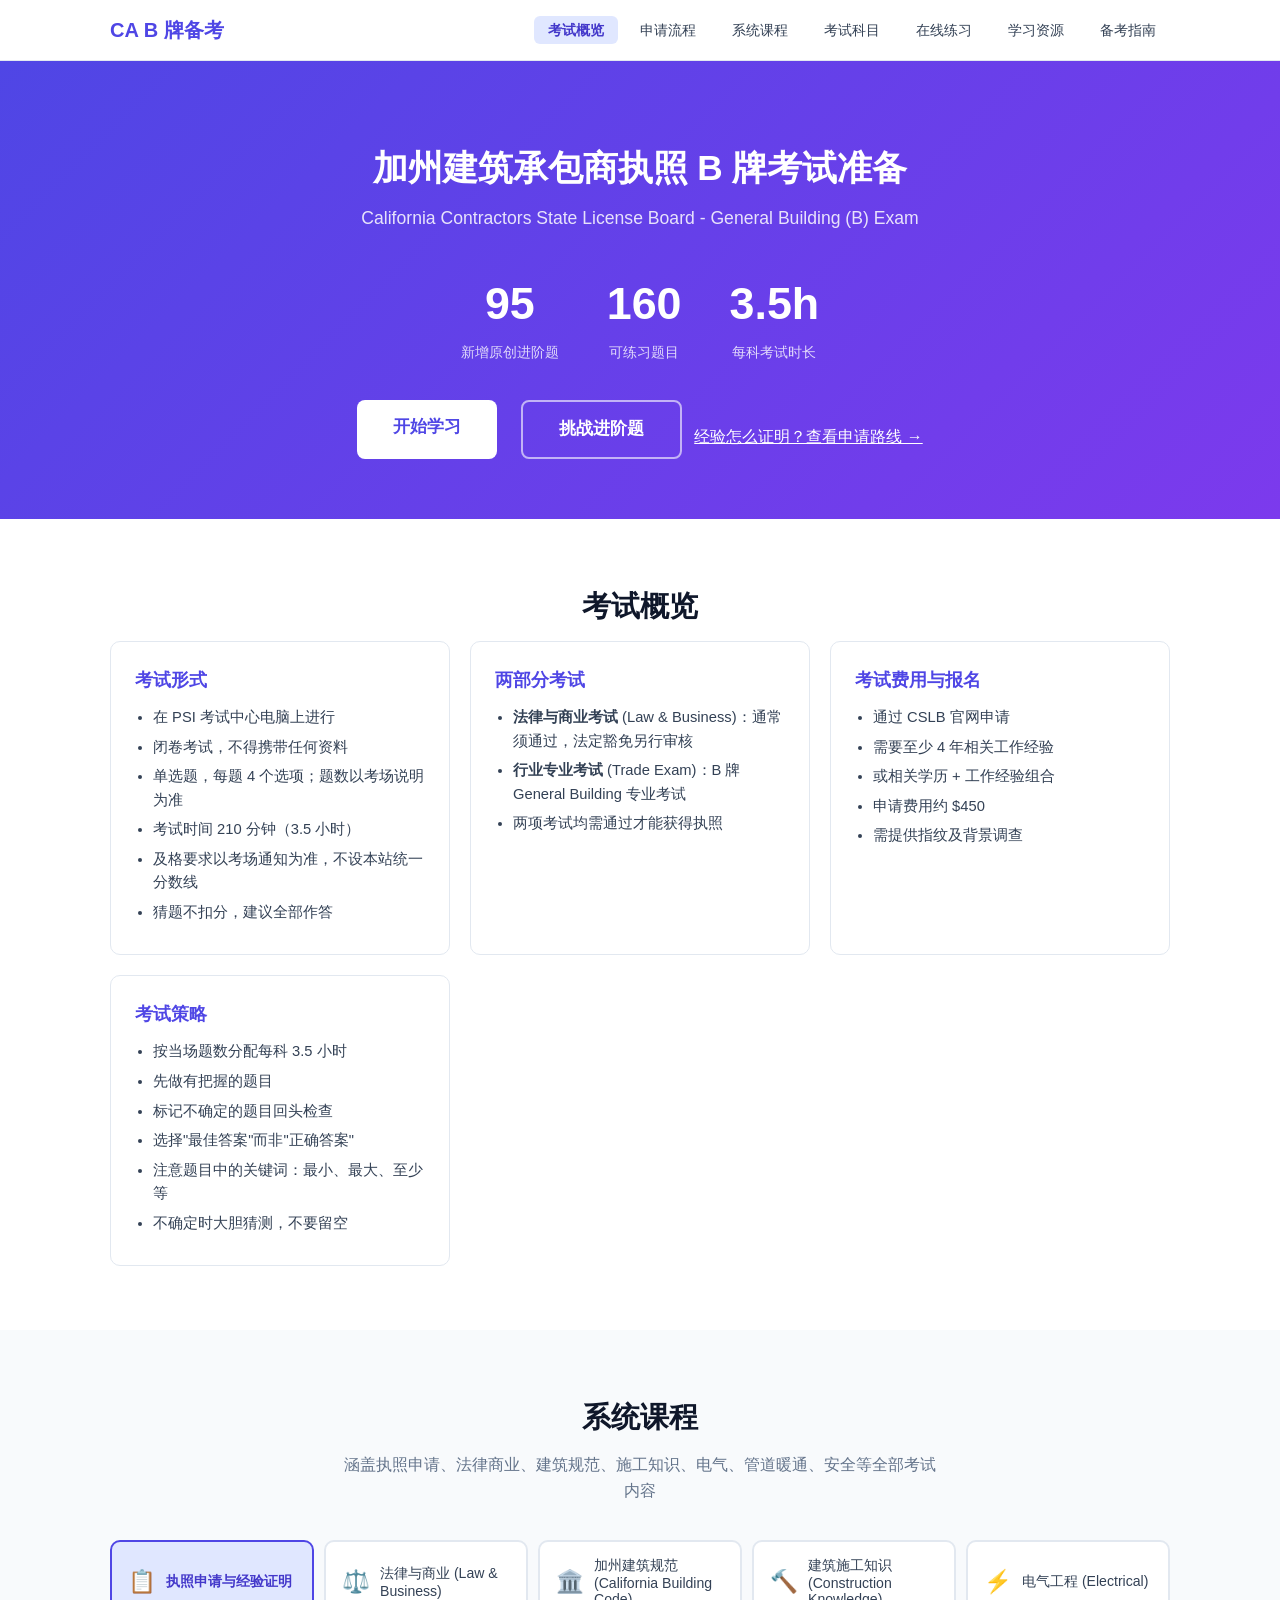
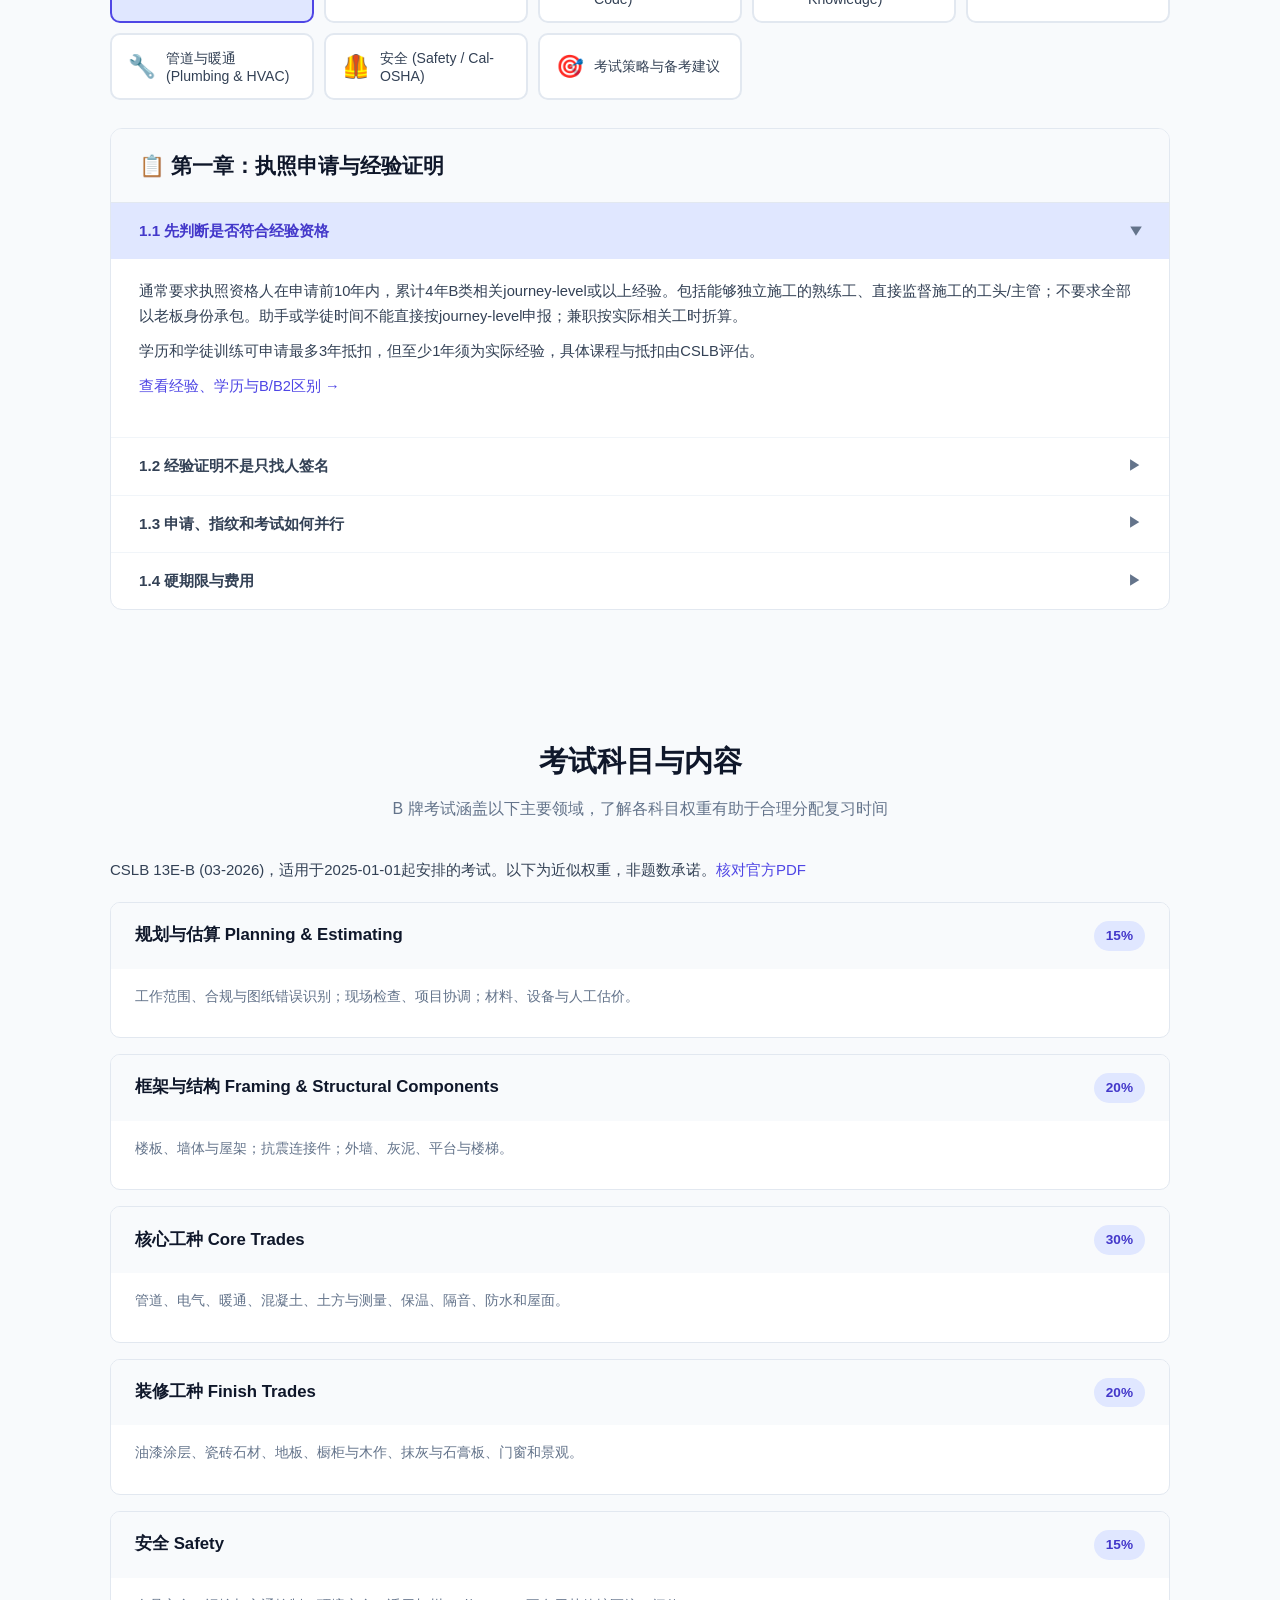
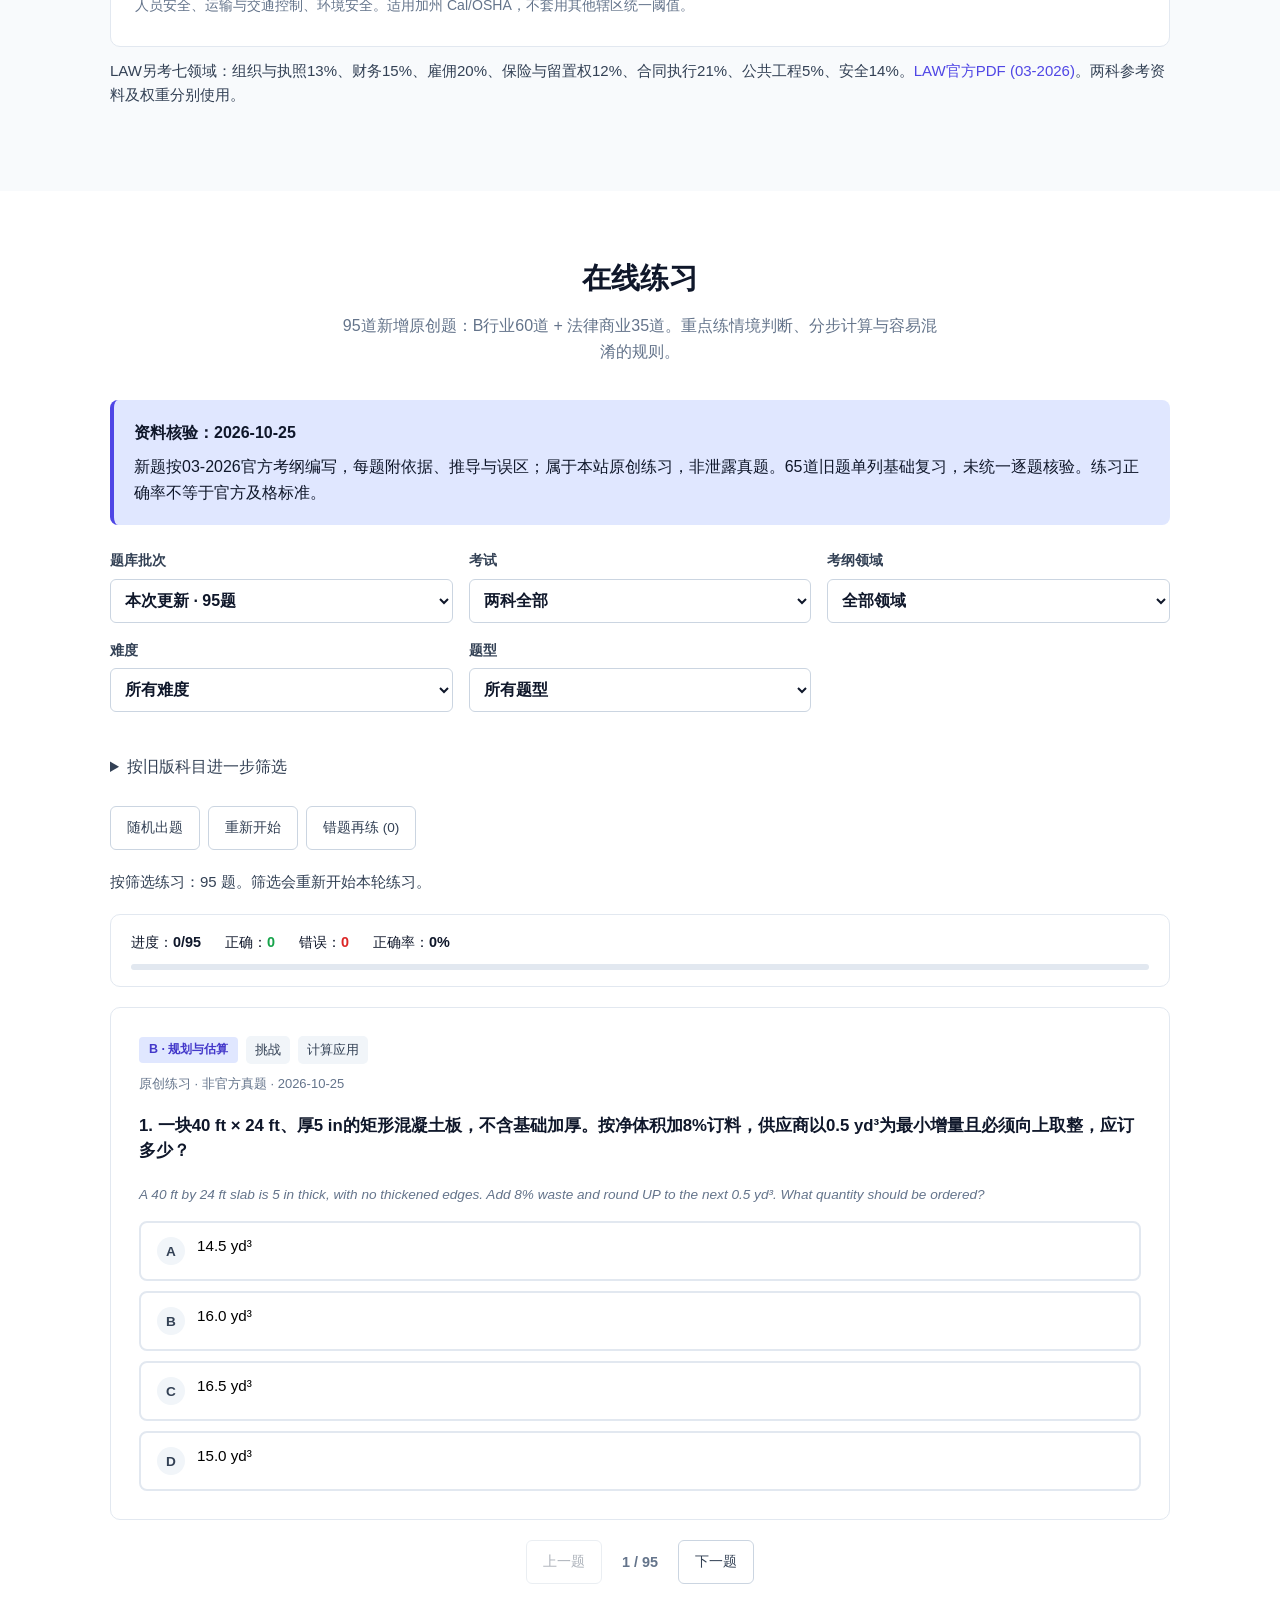
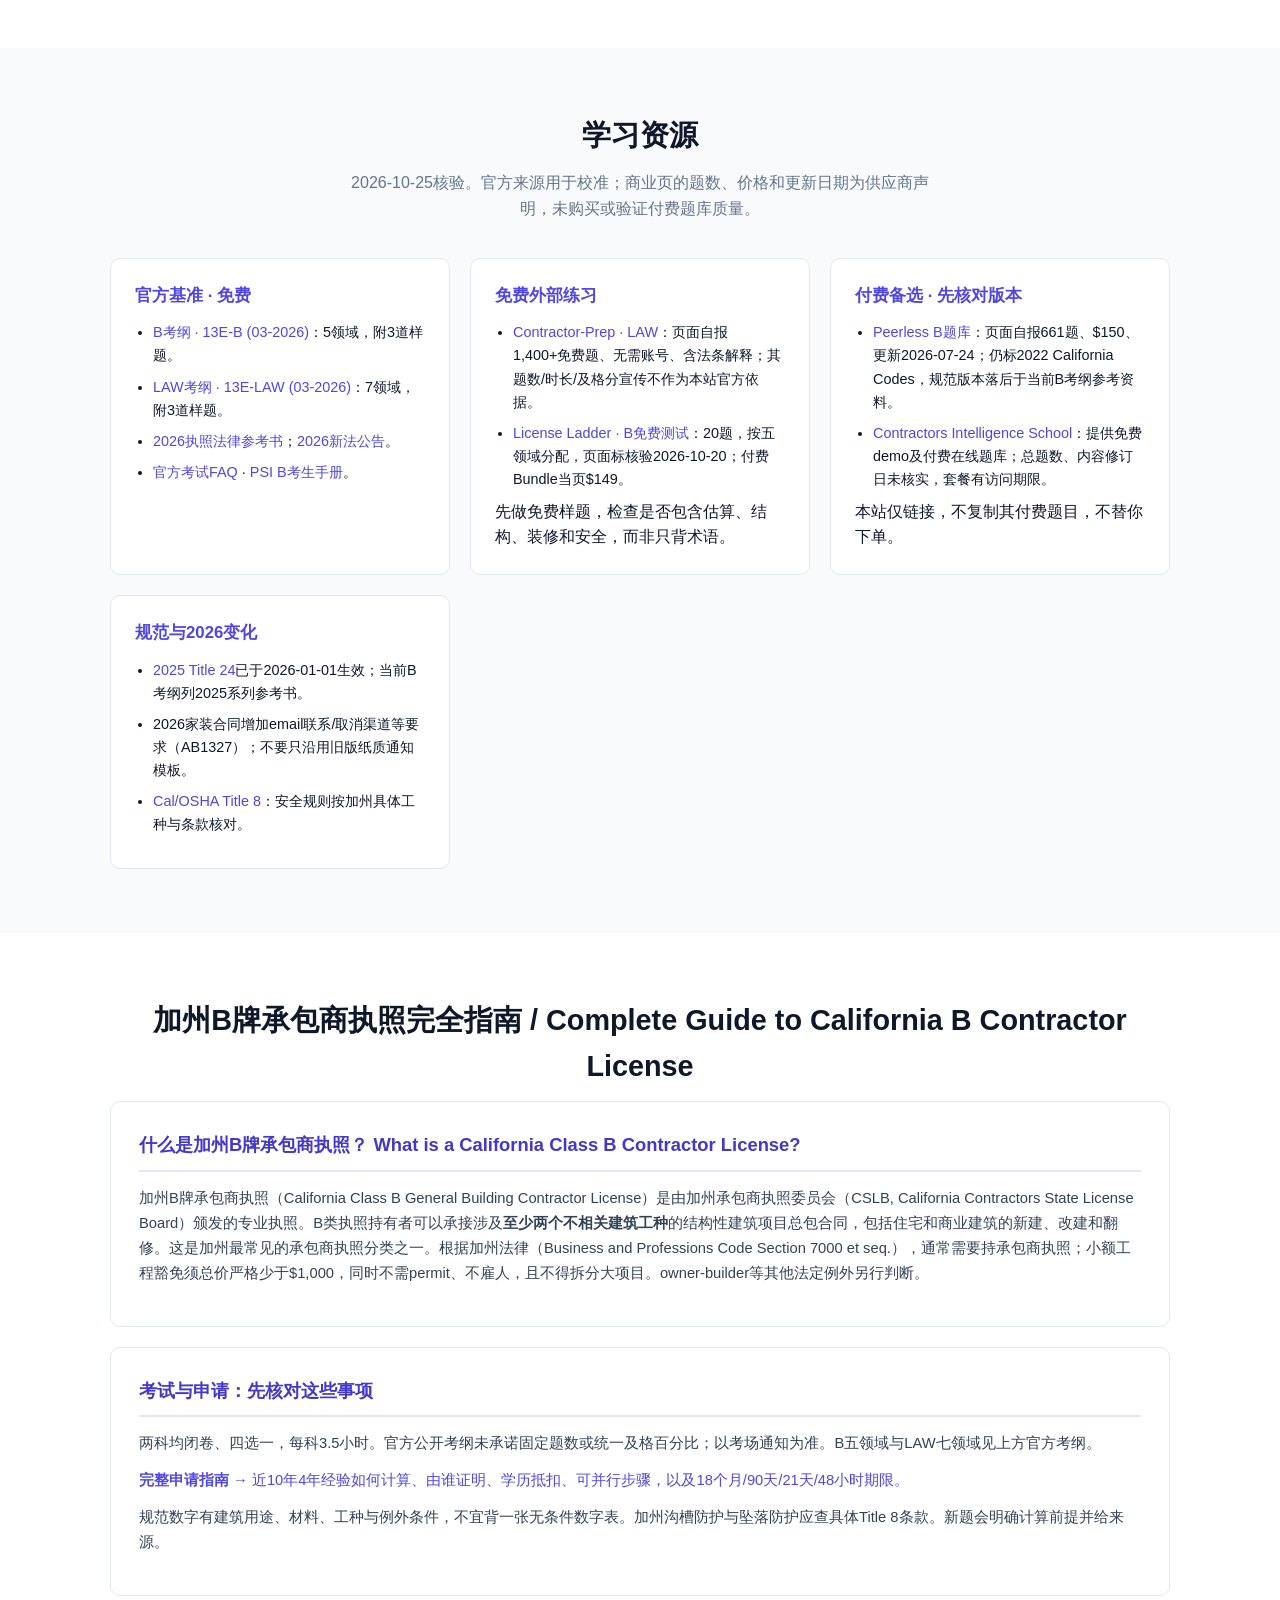
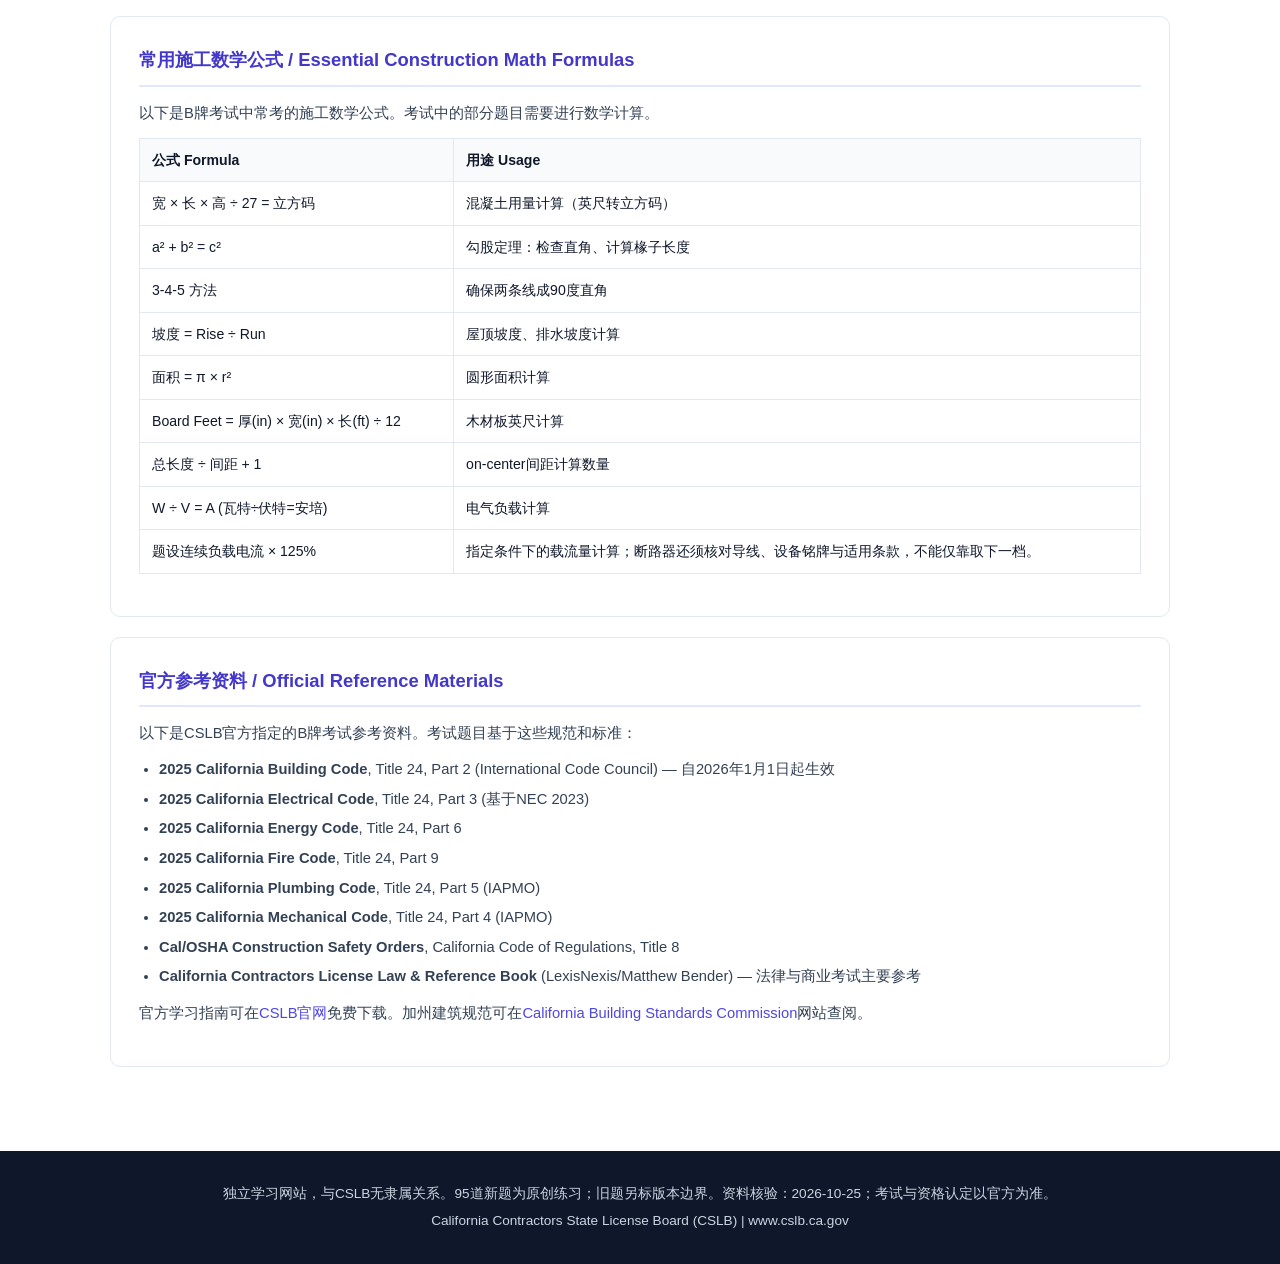
<file: index.html>
<!DOCTYPE html>
<html lang="zh-CN">
<head>
  <meta charset="UTF-8">
  <meta name="viewport" content="width=device-width, initial-scale=1.0">
  <title>加州B牌考试准备 | California Contractor B License Exam Prep | 中文题库与课程</title>
  <meta name="description" content="免费加州建筑承包商B牌执照考试准备网站。包含160道中英双语练习题（含95道新增进阶题）、8章系统课程、考试攻略。涵盖建筑规范、电气、管道、安全等全部科目。California General Building B License Exam prep in Chinese.">
  <meta name="keywords" content="加州B牌考试,California contractor license B,CSLB考试,建筑承包商执照,B牌题库,加州承包商考试中文,General Building exam,contractor exam prep,加州建筑执照,B license practice test">
  <meta name="author" content="CA B 牌备考">
  <meta name="robots" content="index, follow">
  <link rel="canonical" href="https://cslb.scalintel.com/">

  <!-- Open Graph / Facebook -->
  <meta property="og:type" content="website">
  <meta property="og:url" content="https://cslb.scalintel.com/">
  <meta property="og:title" content="加州B牌考试准备 | California Contractor B License Exam Prep">
  <meta property="og:description" content="免费中文加州建筑承包商B牌执照考试准备。160道练习题、95道新增进阶题、8章系统课程、完整考试攻略。">
  <meta property="og:locale" content="zh_CN">
  <meta property="og:locale:alternate" content="en_US">
  <meta property="og:site_name" content="CA B 牌备考">

  <!-- Twitter -->
  <meta name="twitter:card" content="summary_large_image">
  <meta name="twitter:title" content="加州B牌考试准备 | California Contractor B License Exam Prep">
  <meta name="twitter:description" content="免费中文加州建筑承包商B牌执照考试准备。160道练习题、95道新增进阶题、8章系统课程、完整考试攻略。">

  <link rel="stylesheet" href="style.css">

  <!-- JSON-LD Structured Data -->
  <script type="application/ld+json">
{
  "@context": "https://schema.org",
  "@graph": [
    {
      "@type": "WebSite",
      "name": "加州B牌备考",
      "url": "https://cslb.scalintel.com/",
      "inLanguage": [
        "zh-CN",
        "en"
      ],
      "dateModified": "2026-10-25",
      "description": "95道新增原创中英进阶练习，65道旧版基础题，官方考纲与申请流程。"
    },
    {
      "@type": "Course",
      "name": "California General Building B and Law & Business Exam Preparation",
      "provider": {
        "@type": "Organization",
        "name": "CA B 牌备考"
      },
      "isAccessibleForFree": true,
      "inLanguage": [
        "zh-CN",
        "en"
      ],
      "description": "依据CSLB 03-2026考纲整理的独立学习资料，不属于官方题库。"
    },
    {
      "@type": "Quiz",
      "name": "B与LAW原创进阶练习",
      "isAccessibleForFree": true,
      "inLanguage": [
        "zh-CN",
        "en"
      ],
      "description": "95道原创情境和计算练习，含答案推导、来源及核验日期；非官方真题。"
    }
  ]
}
  </script>
</head>
<body>
  <nav class="navbar" aria-label="主导航">
    <div class="nav-container">
      <a href="#" class="logo" aria-label="CA B 牌备考 - 返回首页">CA B 牌备考</a>
      <ul class="nav-links">
        <li><a href="#overview" class="nav-link active" data-section="overview">考试概览</a></li>
        <li><a href="licensing.html" class="nav-link">申请流程</a></li>
        <li><a href="#courses" class="nav-link" data-section="courses">系统课程</a></li>
        <li><a href="#topics" class="nav-link" data-section="topics">考试科目</a></li>
        <li><a href="#practice" class="nav-link" data-section="practice">在线练习</a></li>
        <li><a href="#resources" class="nav-link" data-section="resources">学习资源</a></li>
        <li><a href="#guide" class="nav-link" data-section="guide">备考指南</a></li>
      </ul>
    </div>
  </nav>

  <header class="hero">
    <div class="hero-content">
      <h1>加州建筑承包商执照 B 牌考试准备</h1>
      <p>California Contractors State License Board - General Building (B) Exam</p>
      <div class="hero-stats">
        <div class="stat"><span class="stat-num" data-new-count>95</span><span class="stat-label">新增原创进阶题</span></div>
        <div class="stat"><span class="stat-num" data-total-count>160</span><span class="stat-label">可练习题目</span></div>
        <div class="stat"><span class="stat-num">3.5h</span><span class="stat-label">每科考试时长</span></div>
      </div>
      <div class="hero-buttons">
        <a href="#courses" class="btn-primary">开始学习</a>
        <a href="#practice" class="btn-primary btn-outline">挑战进阶题</a>
        <a href="licensing.html" class="hero-guide-link">经验怎么证明？查看申请路线 →</a>
      </div>
    </div>
  </header>

  <main>
  <!-- 考试概览 -->
  <section id="overview" class="section">
    <div class="container">
      <h2>考试概览</h2>
      <div class="info-grid">
        <div class="info-card">
          <h3>考试形式</h3>
          <ul>
            <li>在 PSI 考试中心电脑上进行</li>
            <li>闭卷考试，不得携带任何资料</li>
            <li>单选题，每题 4 个选项；题数以考场说明为准</li>
            <li>考试时间 210 分钟（3.5 小时）</li>
            <li>及格要求以考场通知为准，不设本站统一分数线</li>
            <li>猜题不扣分，建议全部作答</li>
          </ul>
        </div>
        <div class="info-card">
          <h3>两部分考试</h3>
          <ul>
            <li><strong>法律与商业考试</strong> (Law & Business)：通常须通过，法定豁免另行审核</li>
            <li><strong>行业专业考试</strong> (Trade Exam)：B 牌 General Building 专业考试</li>
            <li>两项考试均需通过才能获得执照</li>
          </ul>
        </div>
        <div class="info-card">
          <h3>考试费用与报名</h3>
          <ul>
            <li>通过 CSLB 官网申请</li>
            <li>需要至少 4 年相关工作经验</li>
            <li>或相关学历 + 工作经验组合</li>
            <li>申请费用约 $450</li>
            <li>需提供指纹及背景调查</li>
          </ul>
        </div>
        <div class="info-card">
          <h3>考试策略</h3>
          <ul>
            <li>按当场题数分配每科 3.5 小时</li>
            <li>先做有把握的题目</li>
            <li>标记不确定的题目回头检查</li>
            <li>选择"最佳答案"而非"正确答案"</li>
            <li>注意题目中的关键词：最小、最大、至少等</li>
            <li>不确定时大胆猜测，不要留空</li>
          </ul>
        </div>
      </div>
    </div>
  </section>

  <!-- 系统课程 -->
  <section id="courses" class="section section-alt">
    <div class="container">
      <h2>系统课程</h2>
      <p class="section-desc">涵盖执照申请、法律商业、建筑规范、施工知识、电气、管道暖通、安全等全部考试内容</p>

      <div class="course-nav" id="courseNav">
        <!-- Rendered by JS -->
      </div>

      <div class="course-content" id="courseContent">
        <!-- Rendered by JS -->
      </div>

      <noscript>
        <article class="noscript-content">
          <h3>课程目录 / Course Outline</h3>
          <ol>
            <li><strong>第一章：加州承包商执照申请指南</strong> - 执照分类、申请流程8步骤、费用与时间线</li>
            <li><strong>第二章：法律与商业 (Law &amp; Business)</strong> - 商业组织、合同类型、机械留置权、劳动法、项目管理</li>
            <li><strong>第三章：加州建筑规范 (California Building Code)</strong> - Title 24概述、居住空间要求、防火等级、抗震要求</li>
            <li><strong>第四章：建筑施工知识 (Construction Knowledge)</strong> - 混凝土、木工框架、屋顶施工、施工数学公式、蓝图阅读</li>
            <li><strong>第五章：电气工程 (Electrical)</strong> - NEC基本概念、接地系统、导线与断路器、关键NEC表格</li>
            <li><strong>第六章：管道与暖通 (Plumbing &amp; HVAC)</strong> - DWV排水系统、存水弯与通气、给水系统、HVAC基础</li>
            <li><strong>第七章：安全 (Safety / Cal-OSHA)</strong> - Cal/OSHA法规、坠落防护、沟槽安全、脚手架与梯子安全</li>
            <li><strong>第八章：考试策略与备考建议</strong> - 考试结构、科目权重、答题技巧、时间管理</li>
          </ol>
          <p>请启用 JavaScript 以查看完整课程内容和在线练习题。</p>
        </article>
      </noscript>
    </div>
  </section>

  <!-- 考试科目 -->
  <section id="topics" class="section section-alt">
    <div class="container">
      <h2>考试科目与内容</h2>
      <p class="section-desc">B 牌考试涵盖以下主要领域，了解各科目权重有助于合理分配复习时间</p>

      <p class="source-caption">CSLB 13E-B (03-2026)，适用于2025-01-01起安排的考试。以下为近似权重，非题数承诺。<a href="https://www.cslb.ca.gov/Resources/StudyGuides/BStudyGuide.pdf" target="_blank" rel="noopener">核对官方PDF</a></p>
      <div class="topic-list"><div class="topic-card"><div class="topic-header"><h3>规划与估算 Planning & Estimating</h3><span class="topic-weight">15%</span></div><div class="topic-body"><p>工作范围、合规与图纸错误识别；现场检查、项目协调；材料、设备与人工估价。</p></div></div><div class="topic-card"><div class="topic-header"><h3>框架与结构 Framing & Structural Components</h3><span class="topic-weight">20%</span></div><div class="topic-body"><p>楼板、墙体与屋架；抗震连接件；外墙、灰泥、平台与楼梯。</p></div></div><div class="topic-card"><div class="topic-header"><h3>核心工种 Core Trades</h3><span class="topic-weight">30%</span></div><div class="topic-body"><p>管道、电气、暖通、混凝土、土方与测量、保温、隔音、防水和屋面。</p></div></div><div class="topic-card"><div class="topic-header"><h3>装修工种 Finish Trades</h3><span class="topic-weight">20%</span></div><div class="topic-body"><p>油漆涂层、瓷砖石材、地板、橱柜与木作、抹灰与石膏板、门窗和景观。</p></div></div><div class="topic-card"><div class="topic-header"><h3>安全 Safety</h3><span class="topic-weight">15%</span></div><div class="topic-body"><p>人员安全、运输与交通控制、环境安全。适用加州 Cal/OSHA，不套用其他辖区统一阈值。</p></div></div></div>
      <p class="source-caption">LAW另考七领域：组织与执照13%、财务15%、雇佣20%、保险与留置权12%、合同执行21%、公共工程5%、安全14%。<a href="https://www.cslb.ca.gov/Resources/StudyGuides/LawStudyGuide.pdf" target="_blank" rel="noopener">LAW官方PDF (03-2026)</a>。两科参考资料及权重分别使用。</p>
    </div>
  </section>

  <!-- 在线练习 -->
  <section id="practice" class="section">
    <div class="container">
      <h2>在线练习</h2>
      <p class="section-desc">95道新增原创题：B行业60道 + 法律商业35道。重点练情境判断、分步计算与容易混淆的规则。</p>
      <div class="update-notice"><strong>资料核验：2026-10-25</strong><p>新题按03-2026官方考纲编写，每题附依据、推导与误区；属于本站原创练习，非泄露真题。65道旧题单列基础复习，未统一逐题核验。练习正确率不等于官方及格标准。</p></div>

      <div class="practice-controls">
        <div class="advanced-filters">
          <label>题库批次<select id="bankFilter"><option value="updated">本次更新 · 95题</option><option value="legacy">旧版基础 · 65题</option><option value="all">全部 · 160题</option></select></label>
          <label>考试<select id="examFilter"><option value="all">两科全部</option><option value="B">B · 行业考试</option><option value="LAW">LAW · 法律商业</option></select></label>
          <label>考纲领域<select id="sectionFilter"><option value="all">全部领域</option><option data-exam="B" value="planning">B · 规划与估算</option><option data-exam="B" value="framing">B · 框架与结构</option><option data-exam="B" value="core">B · 核心工种</option><option data-exam="B" value="finish">B · 装修工种</option><option value="safety">安全</option><option data-exam="LAW" value="business">LAW · 组织与执照</option><option data-exam="LAW" value="finance">LAW · 财务</option><option data-exam="LAW" value="employment">LAW · 雇佣</option><option data-exam="LAW" value="insurance">LAW · 保险与留置权</option><option data-exam="LAW" value="contracts">LAW · 合同执行</option><option data-exam="LAW" value="public">LAW · 公共工程</option></select></label>
          <label>难度<select id="difficultyFilter"><option value="all">所有难度</option><option value="intermediate">进阶</option><option value="advanced">挑战</option></select></label>
          <label>题型<select id="kindFilter"><option value="all">所有题型</option><option value="scenario">情境判断</option><option value="calculation">计算应用</option></select></label>
        </div>
        <details class="subject-details"><summary>按旧版科目进一步筛选</summary><div class="category-filters">
          <button class="filter-btn active" data-category="all">全部题目</button>
          <button class="filter-btn" data-category="law">法律与商业</button>
          <button class="filter-btn" data-category="carpentry">木工与施工</button>
          <button class="filter-btn" data-category="plumbing">管道工程</button>
          <button class="filter-btn" data-category="electrical">电气工程</button>
          <button class="filter-btn" data-category="hvac">暖通空调</button>
          <button class="filter-btn" data-category="welding">焊接</button>
          <button class="filter-btn" data-category="safety">安全</button>
          <button class="filter-btn" data-category="codes">建筑规范</button>
        </div>
        </details>
        <div class="practice-actions">
          <button id="shuffleBtn" class="btn-secondary">随机出题</button>
          <button id="resetBtn" class="btn-secondary">重新开始</button>
          <button id="reviewBtn" class="btn-secondary" aria-pressed="false">错题再练 (0)</button>
        </div>
      </div>

      <p id="filterStatus" class="filter-status" role="status"></p>
      <div class="score-bar">
        <div class="score-info">
          <span>进度：<strong id="progress">0/0</strong></span>
          <span>正确：<strong id="correct" class="text-green">0</strong></span>
          <span>错误：<strong id="wrong" class="text-red">0</strong></span>
          <span>正确率：<strong id="accuracy">0%</strong></span>
        </div>
        <div class="progress-bar"><div id="progressFill" class="progress-fill"></div></div>
      </div>

      <div id="quizArea" class="quiz-area">
        <!-- Quiz questions rendered by JS -->
      </div>

      <div class="quiz-nav">
        <button id="prevBtn" class="btn-secondary" disabled>上一题</button>
        <span id="questionCounter" class="question-counter">1 / 1</span>
        <button id="nextBtn" class="btn-secondary">下一题</button>
      </div>
    </div>
  </section>

  <!-- 学习资源 -->
  <section id="resources" class="section section-alt">
    <div class="container">
      <h2>学习资源</h2>
      <p class="section-desc">2026-10-25核验。官方来源用于校准；商业页的题数、价格和更新日期为供应商声明，未购买或验证付费题库质量。</p>
      <div class="resource-grid">
        <div class="resource-card"><h3>官方基准 · 免费</h3><ul>
          <li><a href="https://www.cslb.ca.gov/Resources/StudyGuides/BStudyGuide.pdf" target="_blank" rel="noopener">B考纲 · 13E-B (03-2026)</a>：5领域，附3道样题。</li>
          <li><a href="https://www.cslb.ca.gov/Resources/StudyGuides/LawStudyGuide.pdf" target="_blank" rel="noopener">LAW考纲 · 13E-LAW (03-2026)</a>：7领域，附3道样题。</li>
          <li><a href="https://web.cslb.ca.gov/Resources/GuidesAndPublications/2026/2026_CSLB_Law_Book.pdf" target="_blank" rel="noopener">2026执照法律参考书</a>；<a href="https://www.cslb.ca.gov/Resources/IndustryBulletins/2026/New%20Laws.FINAL.pdf" target="_blank" rel="noopener">2026新法公告</a>。</li>
          <li><a href="https://web.cslb.ca.gov/About_Us/Examination_FAQ.aspx" target="_blank" rel="noopener">官方考试FAQ</a> · <a href="https://test-takers.psiexams.com/api/content/bulletin/8320" target="_blank" rel="noopener">PSI B考生手册</a>。</li>
        </ul></div>
        <div class="resource-card"><h3>免费外部练习</h3><ul>
          <li><a href="https://contractor-prep.com/" target="_blank" rel="noopener">Contractor-Prep · LAW</a>：页面自报1,400+免费题、无需账号、含法条解释；其题数/时长/及格分宣传不作为本站官方依据。</li>
          <li><a href="https://licenseladder.com/free-general-building-practice-test" target="_blank" rel="noopener">License Ladder · B免费测试</a>：20题，按五领域分配，页面标核验2026-10-20；付费Bundle当页$149。</li>
        </ul><p>先做免费样题，检查是否包含估算、结构、装修和安全，而非只背术语。</p></div>
        <div class="resource-card"><h3>付费备选 · 先核对版本</h3><ul>
          <li><a href="https://peerlessinstitute.com/products/cslb-general-building-b-license-practice-examination" target="_blank" rel="noopener">Peerless B题库</a>：页面自报661题、$150、更新2026-07-24；仍标2022 California Codes，规范版本落后于当前B考纲参考资料。</li>
          <li><a href="https://www.contractorsischool.com/faq" target="_blank" rel="noopener">Contractors Intelligence School</a>：提供免费demo及付费在线题库；总题数、内容修订日未核实，套餐有访问期限。</li>
        </ul><p>本站仅链接，不复制其付费题目，不替你下单。</p></div>
        <div class="resource-card"><h3>规范与2026变化</h3><ul>
          <li><a href="https://www.dgs.ca.gov/BSC/Codes" target="_blank" rel="noopener">2025 Title 24</a>已于2026-01-01生效；当前B考纲列2025系列参考书。</li>
          <li>2026家装合同增加email联系/取消渠道等要求（AB1327）；不要只沿用旧版纸质通知模板。</li>
          <li><a href="https://www.dir.ca.gov/dosh/LawsAndRegulations.htm" target="_blank" rel="noopener">Cal/OSHA Title 8</a>：安全规则按加州具体工种与条款核对。</li>
        </ul></div>
      </div>
    </div>
  </section>

  <!-- GEO: Static crawlable content for AI search engines -->
  <section id="guide" class="section">
    <div class="container">
      <h2>加州B牌承包商执照完全指南 / Complete Guide to California B Contractor License</h2>

      <article class="guide-article">
        <h3>什么是加州B牌承包商执照？ What is a California Class B Contractor License?</h3>
        <p>加州B牌承包商执照（California Class B General Building Contractor License）是由加州承包商执照委员会（CSLB, California Contractors State License Board）颁发的专业执照。B类执照持有者可以承接涉及<strong>至少两个不相关建筑工种</strong>的结构性建筑项目总包合同，包括住宅和商业建筑的新建、改建和翻修。这是加州最常见的承包商执照分类之一。根据加州法律（Business and Professions Code Section 7000 et seq.），通常需要持承包商执照；小额工程豁免须总价严格少于$1,000，同时不需permit、不雇人，且不得拆分大项目。owner-builder等其他法定例外另行判断。</p>
      </article>

      <article class="guide-article"><h3>考试与申请：先核对这些事项</h3>
        <p>两科均闭卷、四选一，每科3.5小时。官方公开考纲未承诺固定题数或统一及格百分比；以考场通知为准。B五领域与LAW七领域见上方官方考纲。</p>
        <p><a href="licensing.html"><strong>完整申请指南 →</strong> 近10年4年经验如何计算、由谁证明、学历抵扣、可并行步骤，以及18个月/90天/21天/48小时期限。</a></p>
        <p>规范数字有建筑用途、材料、工种与例外条件，不宜背一张无条件数字表。加州沟槽防护与坠落防护应查具体Title 8条款。新题会明确计算前提并给来源。</p>
      </article>

      <article class="guide-article">
        <h3>常用施工数学公式 / Essential Construction Math Formulas</h3>
        <p>以下是B牌考试中常考的施工数学公式。考试中的部分题目需要进行数学计算。</p>
        <table class="guide-table">
          <tr><th>公式 Formula</th><th>用途 Usage</th></tr>
          <tr><td>宽 × 长 × 高 ÷ 27 = 立方码</td><td>混凝土用量计算（英尺转立方码）</td></tr>
          <tr><td>a² + b² = c²</td><td>勾股定理：检查直角、计算椽子长度</td></tr>
          <tr><td>3-4-5 方法</td><td>确保两条线成90度直角</td></tr>
          <tr><td>坡度 = Rise ÷ Run</td><td>屋顶坡度、排水坡度计算</td></tr>
          <tr><td>面积 = π × r²</td><td>圆形面积计算</td></tr>
          <tr><td>Board Feet = 厚(in) × 宽(in) × 长(ft) ÷ 12</td><td>木材板英尺计算</td></tr>
          <tr><td>总长度 ÷ 间距 + 1</td><td>on-center间距计算数量</td></tr>
          <tr><td>W ÷ V = A (瓦特÷伏特=安培)</td><td>电气负载计算</td></tr>
          <tr><td>题设连续负载电流 × 125%</td><td>指定条件下的载流量计算；断路器还须核对导线、设备铭牌与适用条款，不能仅靠取下一档。</td></tr>
        </table>
      </article>

      <article class="guide-article">
        <h3>官方参考资料 / Official Reference Materials</h3>
        <p>以下是CSLB官方指定的B牌考试参考资料。考试题目基于这些规范和标准：</p>
        <ul>
          <li><strong>2025 California Building Code</strong>, Title 24, Part 2 (International Code Council) — 自2026年1月1日起生效</li>
          <li><strong>2025 California Electrical Code</strong>, Title 24, Part 3 (基于NEC 2023)</li>
          <li><strong>2025 California Energy Code</strong>, Title 24, Part 6</li>
          <li><strong>2025 California Fire Code</strong>, Title 24, Part 9</li>
          <li><strong>2025 California Plumbing Code</strong>, Title 24, Part 5 (IAPMO)</li>
          <li><strong>2025 California Mechanical Code</strong>, Title 24, Part 4 (IAPMO)</li>
          <li><strong>Cal/OSHA Construction Safety Orders</strong>, California Code of Regulations, Title 8</li>
          <li><strong>California Contractors License Law & Reference Book</strong> (LexisNexis/Matthew Bender) — 法律与商业考试主要参考</li>
        </ul>
        <p>官方学习指南可在<a href="https://www.cslb.ca.gov/contractors/applicants/examination_study_guides/" target="_blank" rel="noopener">CSLB官网</a>免费下载。加州建筑规范可在<a href="https://www.dgs.ca.gov/bsc/codes" target="_blank" rel="noopener">California Building Standards Commission</a>网站查阅。</p>
      </article>
    </div>
  </section>

  </main>

  <footer class="footer">
    <div class="container">
      <p>独立学习网站，与CSLB无隶属关系。95道新题为原创练习；旧题另标版本边界。资料核验：2026-10-25；考试与资格认定以官方为准。</p>
      <p>California Contractors State License Board (CSLB) | <a href="https://www.cslb.ca.gov" target="_blank" rel="noopener">www.cslb.ca.gov</a></p>
    </div>
  </footer>

  <script src="courses.js"></script>
  <script src="questions.js"></script>
  <script src="new-trade-questions.js"></script>
  <script src="new-law-questions.js"></script>
  <script src="app.js"></script>
</body>
</html>
</file>
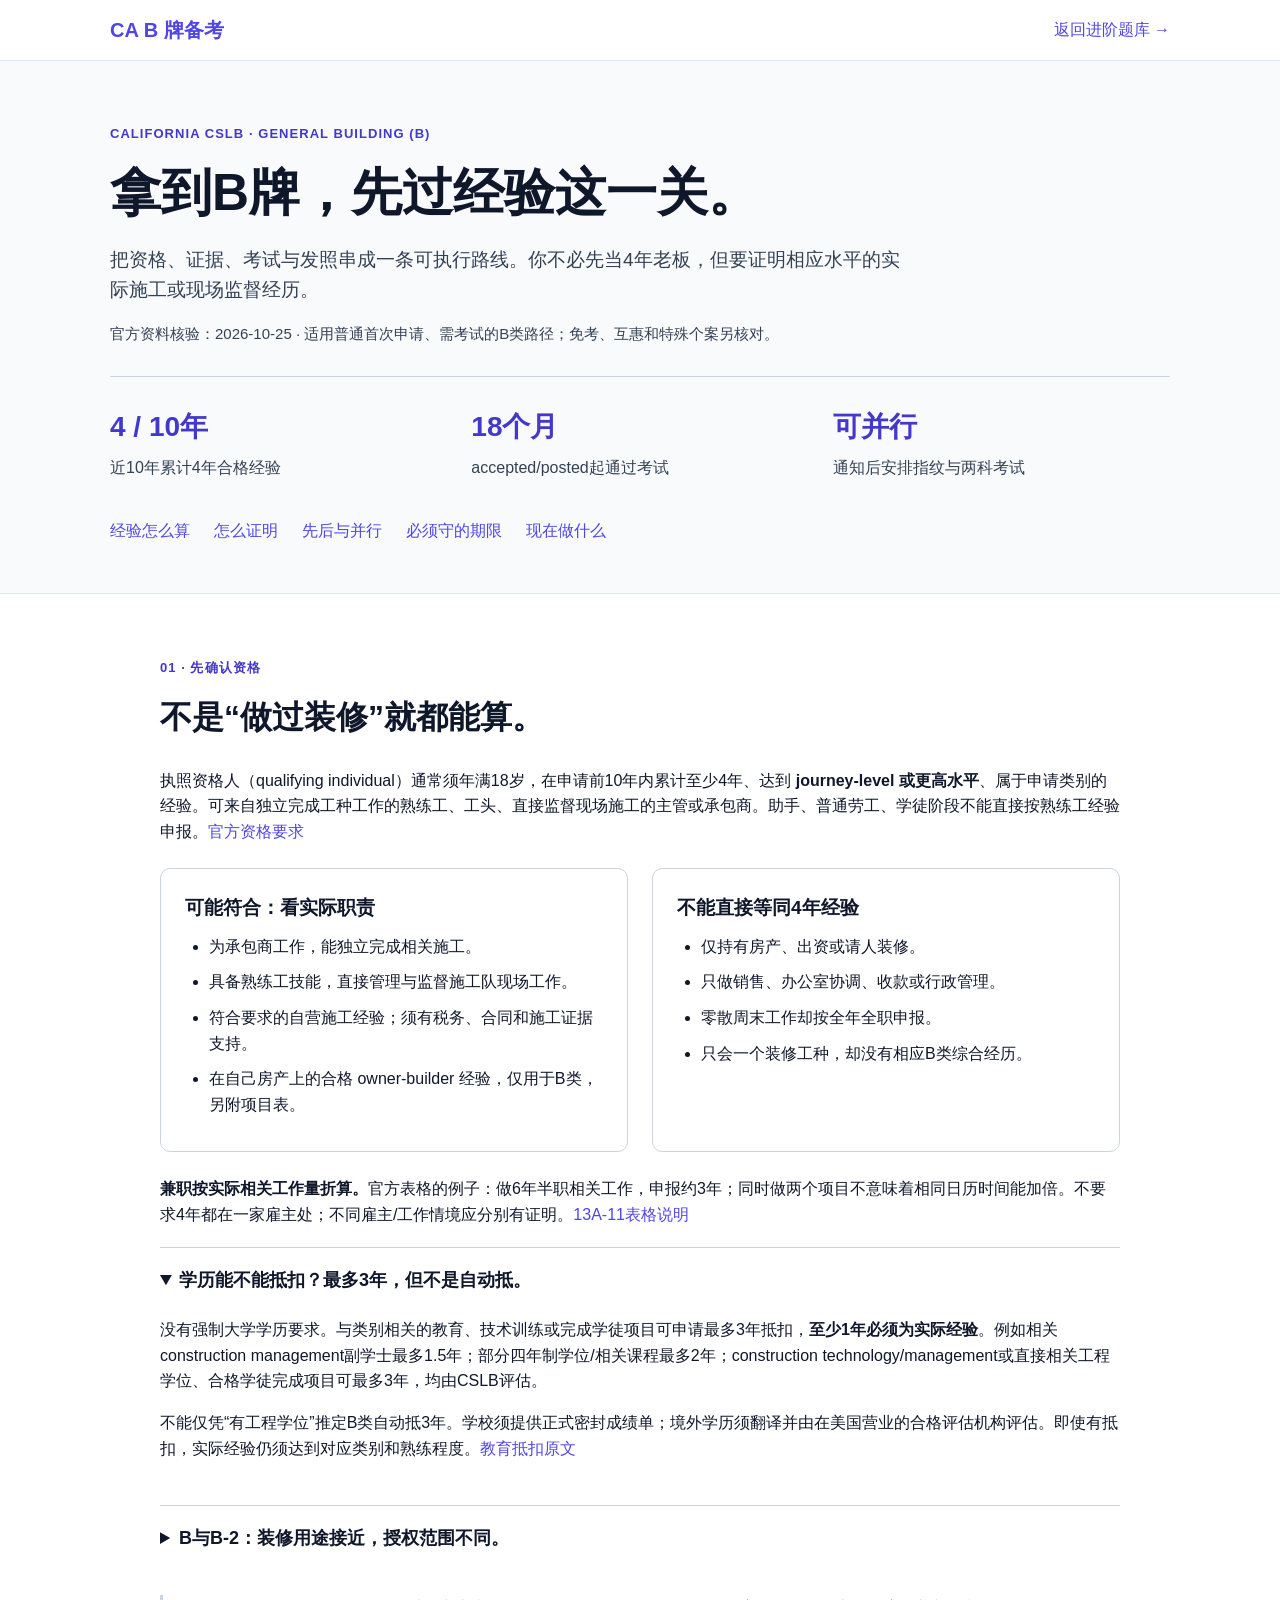
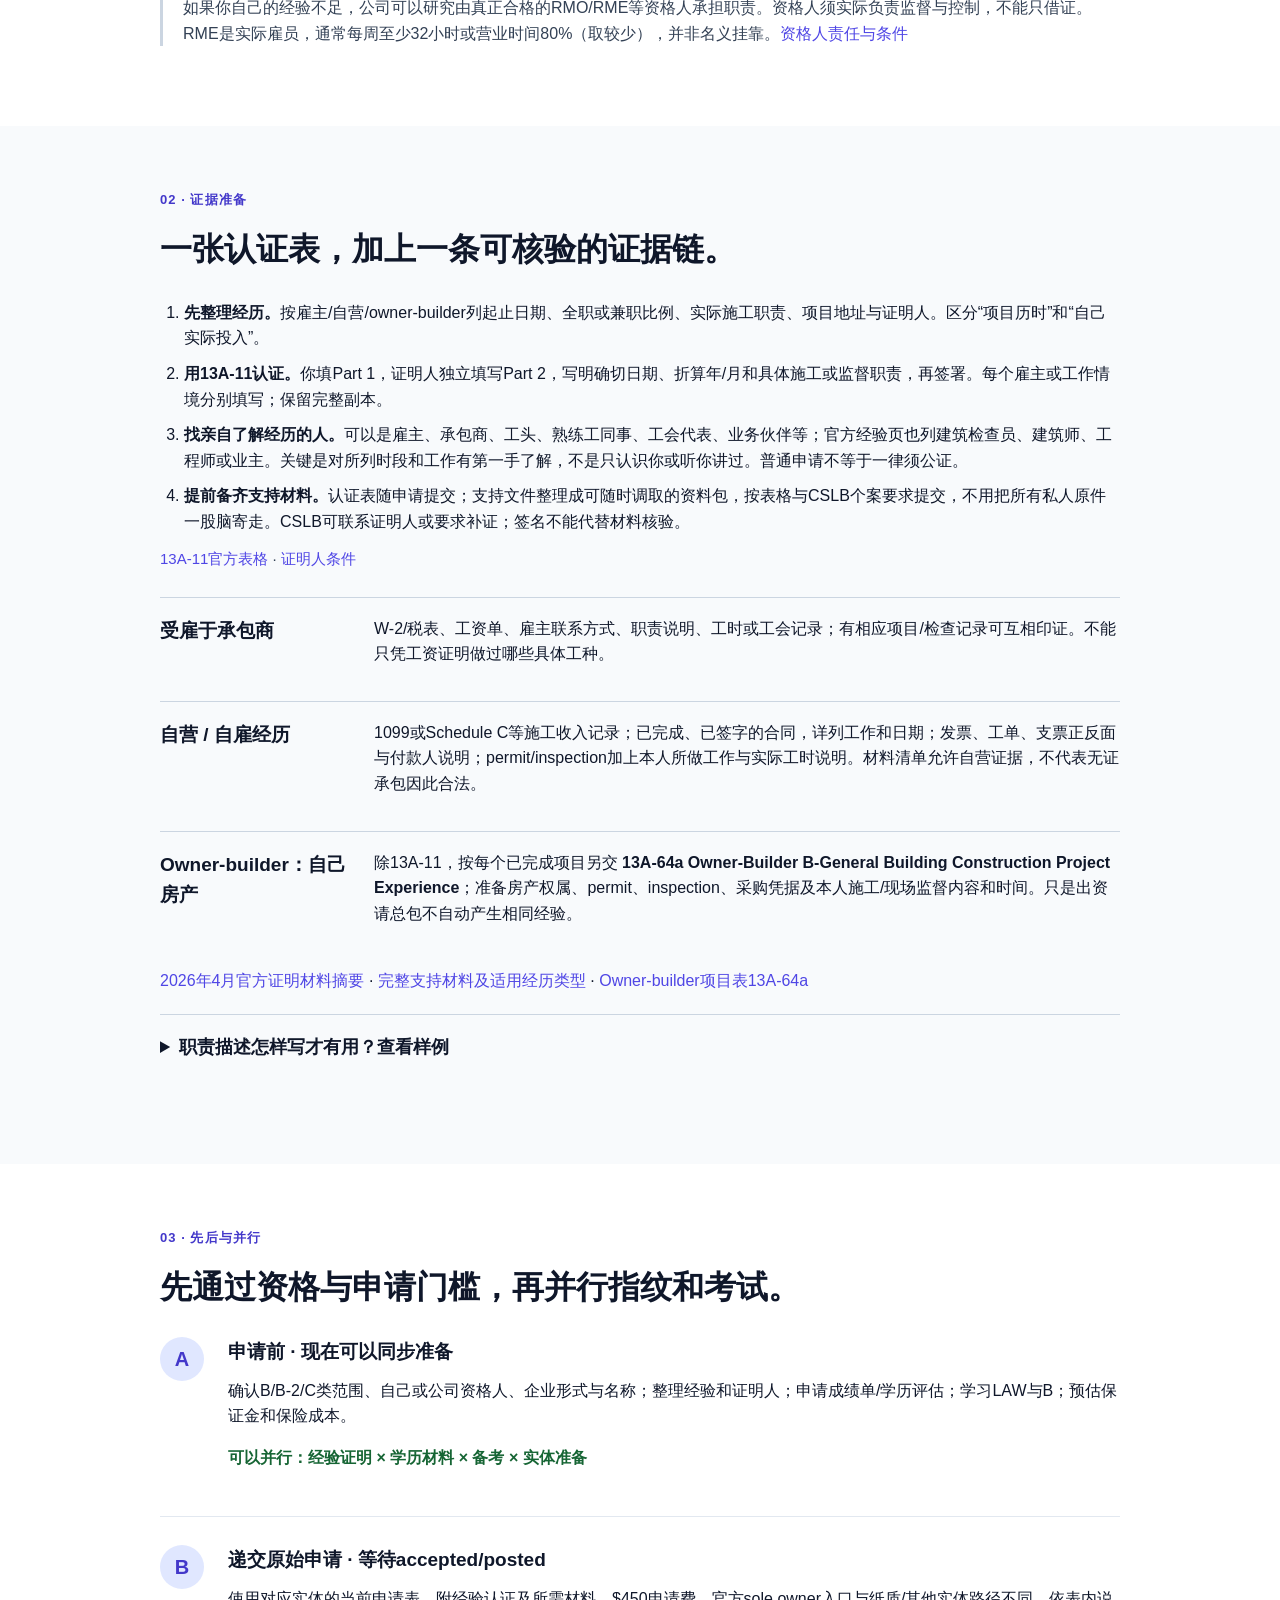
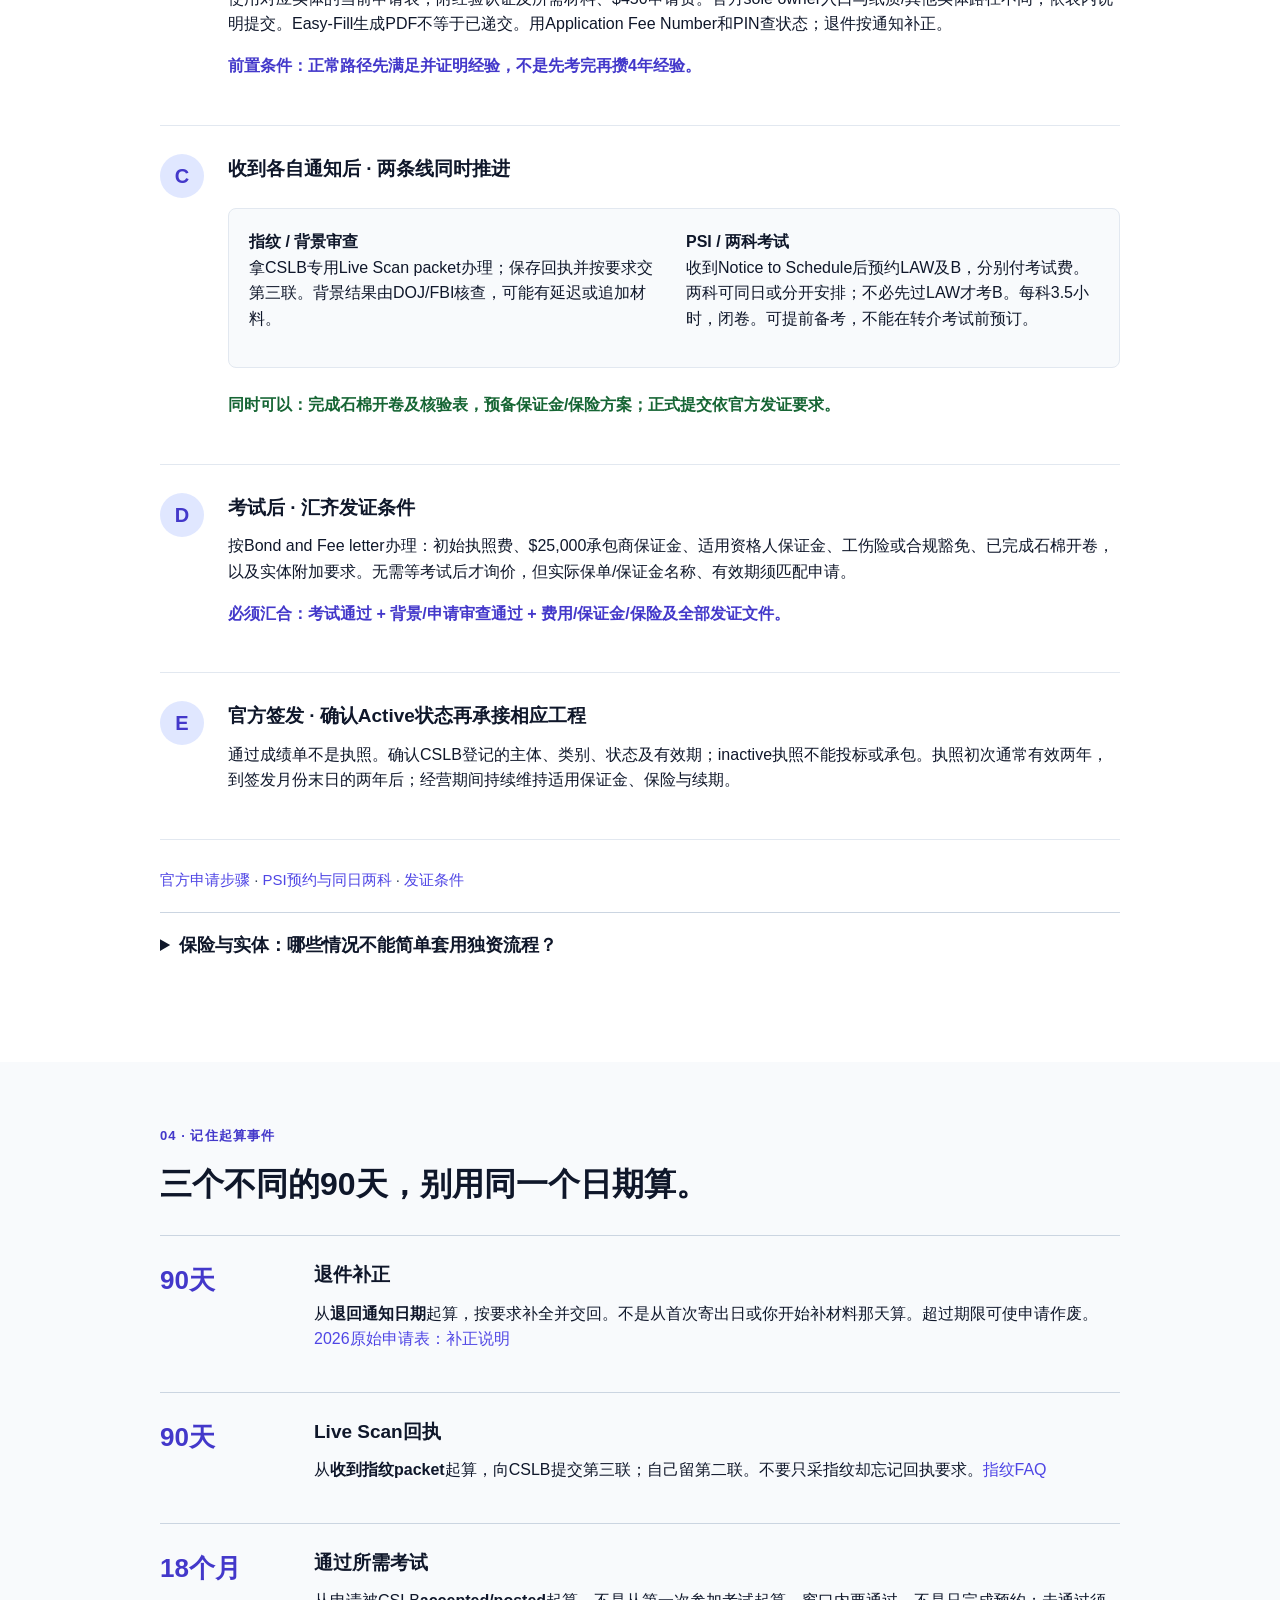
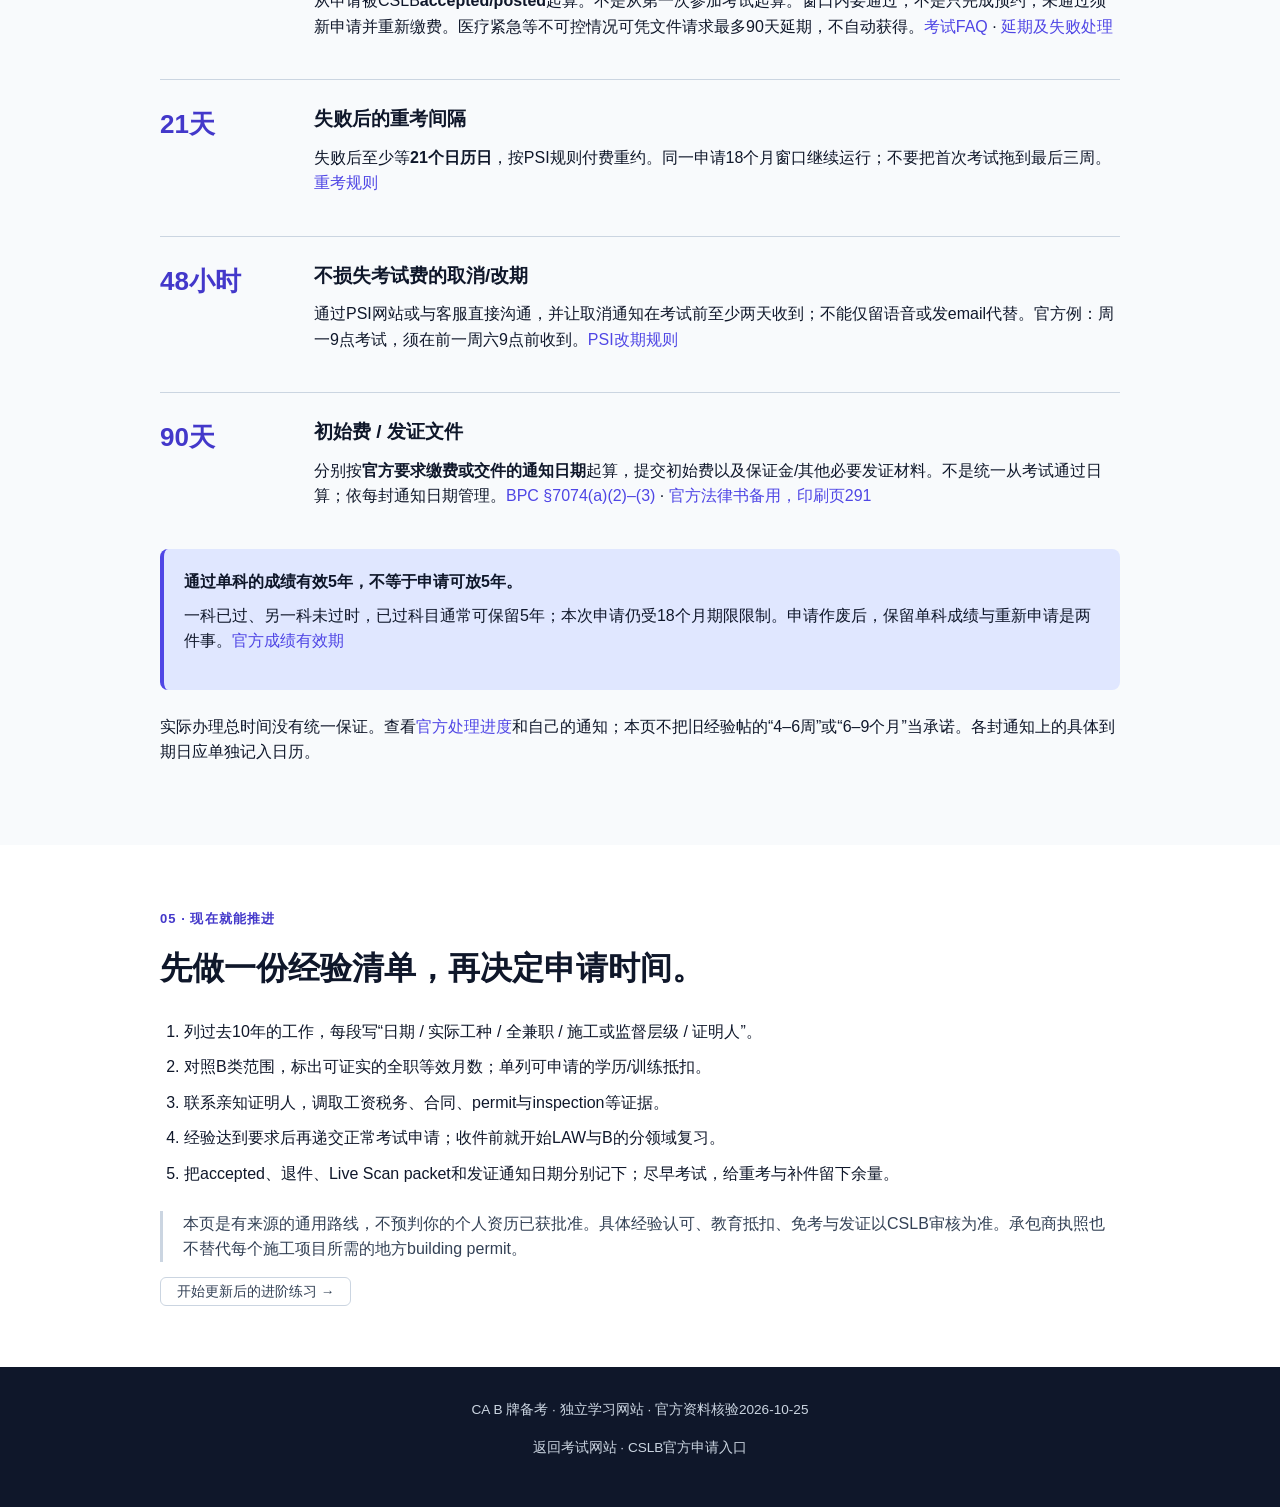
<file: licensing.html>
<!DOCTYPE html>
<html lang="zh-CN">
<head>
  <meta charset="UTF-8">
  <meta name="viewport" content="width=device-width,initial-scale=1">
  <title>加州B牌申请流程：工作经验证明、并行步骤与期限 | CA B 牌备考</title>
  <meta name="description" content="截至2026-10-25核验的CSLB B牌申请路线：近10年4年相关经验、学历抵扣、13A-11证明、owner-builder材料、申请/指纹/考试/发照依赖，以及18个月与90天等期限。">
  <link rel="canonical" href="https://cslb.scalintel.com/licensing.html">
  <link rel="stylesheet" href="style.css">
  <link rel="stylesheet" href="licensing.css">
</head>
<body class="licensing-page">
  <nav class="navbar" aria-label="主导航"><div class="nav-container"><a class="logo" href="index.html">CA B 牌备考</a><a class="return-link" href="index.html#practice">返回进阶题库 →</a></div></nav>
  <header class="license-header"><div class="container">
    <p class="eyebrow">CALIFORNIA CSLB · GENERAL BUILDING (B)</p>
    <h1>拿到B牌，先过经验这一关。</h1>
    <p class="license-lead">把资格、证据、考试与发照串成一条可执行路线。你不必先当4年老板，但要证明相应水平的实际施工或现场监督经历。</p>
    <p class="source-caption">官方资料核验：<time datetime="2026-10-25">2026-10-25</time> · 适用普通首次申请、需考试的B类路径；免考、互惠和特殊个案另核对。</p>
    <div class="license-facts"><div><strong>4 / 10年</strong><span>近10年累计4年合格经验</span></div><div><strong>18个月</strong><span>accepted/posted起通过考试</span></div><div><strong>可并行</strong><span>通知后安排指纹与两科考试</span></div></div>
    <div class="license-links"><a href="#experience">经验怎么算</a><a href="#evidence">怎么证明</a><a href="#roadmap">先后与并行</a><a href="#deadlines">必须守的期限</a><a href="#next">现在做什么</a></div>
  </div></header>
  <main>
    <section class="section" id="experience"><div class="container reading-width">
      <p class="eyebrow">01 · 先确认资格</p><h2>不是“做过装修”就都能算。</h2>
      <p>执照资格人（qualifying individual）通常须年满18岁，在申请前10年内累计至少4年、达到 <strong>journey-level 或更高水平</strong>、属于申请类别的经验。可来自独立完成工种工作的熟练工、工头、直接监督现场施工的主管或承包商。助手、普通劳工、学徒阶段不能直接按熟练工经验申报。<a href="https://www.cslb.ca.gov/contractors/applicants/contractors_license/exam_application/before_applying_for_license.aspx" target="_blank" rel="noopener">官方资格要求</a></p>
      <div class="two-column">
        <article class="license-panel"><h3>可能符合：看实际职责</h3><ul><li>为承包商工作，能独立完成相关施工。</li><li>具备熟练工技能，直接管理与监督施工队现场工作。</li><li>符合要求的自营施工经验；须有税务、合同和施工证据支持。</li><li>在自己房产上的合格 owner-builder 经验，仅用于B类，另附项目表。</li></ul></article>
        <article class="license-panel"><h3>不能直接等同4年经验</h3><ul><li>仅持有房产、出资或请人装修。</li><li>只做销售、办公室协调、收款或行政管理。</li><li>零散周末工作却按全年全职申报。</li><li>只会一个装修工种，却没有相应B类综合经历。</li></ul></article>
      </div>
      <p><strong>兼职按实际相关工作量折算。</strong>官方表格的例子：做6年半职相关工作，申报约3年；同时做两个项目不意味着相同日历时间能加倍。不要求4年都在一家雇主处；不同雇主/工作情境应分别有证明。<a href="https://www.cslb.ca.gov/Resources/FormsAndApplications/CertificationOfWorkExperience.pdf" target="_blank" rel="noopener">13A-11表格说明</a></p>
      <details class="license-detail" open><summary>学历能不能抵扣？最多3年，但不是自动抵。</summary><div>
        <p>没有强制大学学历要求。与类别相关的教育、技术训练或完成学徒项目可申请最多3年抵扣，<strong>至少1年必须为实际经验</strong>。例如相关construction management副学士最多1.5年；部分四年制学位/相关课程最多2年；construction technology/management或直接相关工程学位、合格学徒完成项目可最多3年，均由CSLB评估。</p>
        <p>不能仅凭“有工程学位”推定B类自动抵3年。学校须提供正式密封成绩单；境外学历须翻译并由在美国营业的合格评估机构评估。即使有抵扣，实际经验仍须达到对应类别和熟练程度。<a href="https://cslb.ca.gov/contractors/applicants/contractors_license/exam_application/Experience_For_Exam.aspx" target="_blank" rel="noopener">教育抵扣原文</a></p>
      </div></details>
      <details class="license-detail"><summary>B与B-2：装修用途接近，授权范围不同。</summary><div>
        <p><strong>B General Building</strong>可涉及新建、改建与结构；通常须包含至少两个互不相关、且不把框架或木工计入的建筑工种；框架或木工项目可单独承接。总包与分包合同的限制、单一专业工种另须核对持相应类别或合法专业分包等条件。经验材料应能支持B类综合范围，而不是仅罗列“做过厨房”。</p>
        <p><strong>B-2 Residential Remodeling</strong>针对既有住宅木框架结构，每份合同至少3个无关工种；不能改动承重结构，机电管系统扩改也有类别限制。不是降低经验门槛的捷径；若只打算做一个专业工种，还可能应研究相应C类。</p>
        <p><a href="https://www.cslb.ca.gov/about_us/library/licensing_classifications/Licensing_Classifications_Detail.aspx?Class=B" target="_blank" rel="noopener">B法定范围</a> · <a href="https://www.cslb.ca.gov/About_Us/Library/Licensing_Classifications/Licensing_Classifications_Detail.aspx?Class=B-2" target="_blank" rel="noopener">B-2法定范围</a></p>
      </div></details>
      <p class="boundary-note">如果你自己的经验不足，公司可以研究由真正合格的RMO/RME等资格人承担职责。资格人须实际负责监督与控制，不能只借证。RME是实际雇员，通常每周至少32小时或营业时间80%（取较少），并非名义挂靠。<a href="https://www.cslb.ca.gov/contractors/applicants/contractors_license/exam_application/before_applying_for_license.aspx" target="_blank" rel="noopener">资格人责任与条件</a></p>
    </div></section>

    <section class="section section-alt" id="evidence"><div class="container reading-width">
      <p class="eyebrow">02 · 证据准备</p><h2>一张认证表，加上一条可核验的证据链。</h2>
      <ol class="license-steps">
        <li><strong>先整理经历。</strong>按雇主/自营/owner-builder列起止日期、全职或兼职比例、实际施工职责、项目地址与证明人。区分“项目历时”和“自己实际投入”。</li>
        <li><strong>用13A-11认证。</strong>你填Part 1，证明人独立填写Part 2，写明确切日期、折算年/月和具体施工或监督职责，再签署。每个雇主或工作情境分别填写；保留完整副本。</li>
        <li><strong>找亲自了解经历的人。</strong>可以是雇主、承包商、工头、熟练工同事、工会代表、业务伙伴等；官方经验页也列建筑检查员、建筑师、工程师或业主。关键是对所列时段和工作有第一手了解，不是只认识你或听你讲过。普通申请不等于一律须公证。</li>
        <li><strong>提前备齐支持材料。</strong>认证表随申请提交；支持文件整理成可随时调取的资料包，按表格与CSLB个案要求提交，不用把所有私人原件一股脑寄走。CSLB可联系证明人或要求补证；签名不能代替材料核验。</li>
      </ol>
      <p class="source-caption"><a href="https://www.cslb.ca.gov/Resources/FormsAndApplications/CertificationOfWorkExperience.pdf" target="_blank" rel="noopener">13A-11官方表格</a> · <a href="https://cslb.ca.gov/contractors/applicants/contractors_license/exam_application/Experience_For_Exam.aspx" target="_blank" rel="noopener">证明人条件</a></p>
      <div class="evidence-list">
        <article><h3>受雇于承包商</h3><p>W-2/税表、工资单、雇主联系方式、职责说明、工时或工会记录；有相应项目/检查记录可互相印证。不能只凭工资证明做过哪些具体工种。</p></article>
        <article><h3>自营 / 自雇经历</h3><p>1099或Schedule C等施工收入记录；已完成、已签字的合同，详列工作和日期；发票、工单、支票正反面与付款人说明；permit/inspection加上本人所做工作与实际工时说明。材料清单允许自营证据，不代表无证承包因此合法。</p></article>
        <article><h3>Owner-builder：自己房产</h3><p>除13A-11，按每个已完成项目另交 <strong>13A-64a Owner-Builder B-General Building Construction Project Experience</strong>；准备房产权属、permit、inspection、采购凭据及本人施工/现场监督内容和时间。只是出资请总包不自动产生相同经验。</p></article>
      </div>
      <p><a href="https://www.cslb.ca.gov/Resources/Contractors/Journeymen/3_-_AcceptableDocs_032426.pdf" target="_blank" rel="noopener">2026年4月官方证明材料摘要</a> · <a href="https://www.cslb.ca.gov/AcceptableDocuments" target="_blank" rel="noopener">完整支持材料及适用经历类型</a> · <a href="https://www.cslb.ca.gov/Resources/FormsAndApplications/ProjectListOwnerBuilder.pdf" target="_blank" rel="noopener">Owner-builder项目表13A-64a</a></p>
      <details class="license-detail"><summary>职责描述怎样写才有用？查看样例</summary><div><p><strong>写法样例，不是可直接签署的事实：</strong>“在某期间独立完成住宅墙体/楼板框架、门窗安装和防水，并直接监督管道、电气及室内装修施工，按图检查施工次序与接口；平均每周相关职责×小时。”仅写你实际做过的内容，并让证明人确认。</p><p>不宜仅写“管理装修项目”“做过三个房子”或只列项目名称。具体日期、工种、施工/监督层级和工时应由合同、现场记录与证明人支持；最终认可范围由CSLB决定。</p></div></details>
    </div></section>

    <section class="section" id="roadmap"><div class="container reading-width">
      <p class="eyebrow">03 · 先后与并行</p><h2>先通过资格与申请门槛，再并行指纹和考试。</h2>
      <div class="roadmap">
        <article class="phase"><span class="phase-number">A</span><div><h3>申请前 · 现在可以同步准备</h3><p>确认B/B-2/C类范围、自己或公司资格人、企业形式与名称；整理经验和证明人；申请成绩单/学历评估；学习LAW与B；预估保证金和保险成本。</p><p class="parallel-label">可以并行：经验证明 × 学历材料 × 备考 × 实体准备</p></div></article>
        <article class="phase"><span class="phase-number">B</span><div><h3>递交原始申请 · 等待accepted/posted</h3><p>使用对应实体的当前申请表，附经验认证及所需材料、$450申请费。官方sole owner入口与纸质/其他实体路径不同，依表内说明提交。Easy-Fill生成PDF不等于已递交。用Application Fee Number和PIN查状态；退件按通知补正。</p><p class="gate-label">前置条件：正常路径先满足并证明经验，不是先考完再攒4年经验。</p></div></article>
        <article class="phase"><span class="phase-number">C</span><div><h3>收到各自通知后 · 两条线同时推进</h3><div class="two-column parallel-lanes"><div><h4>指纹 / 背景审查</h4><p>拿CSLB专用Live Scan packet办理；保存回执并按要求交第三联。背景结果由DOJ/FBI核查，可能有延迟或追加材料。</p></div><div><h4>PSI / 两科考试</h4><p>收到Notice to Schedule后预约LAW及B，分别付考试费。两科可同日或分开安排；不必先过LAW才考B。每科3.5小时，闭卷。可提前备考，不能在转介考试前预订。</p></div></div><p class="parallel-label">同时可以：完成石棉开卷及核验表，预备保证金/保险方案；正式提交依官方发证要求。</p></div></article>
        <article class="phase"><span class="phase-number">D</span><div><h3>考试后 · 汇齐发证条件</h3><p>按Bond and Fee letter办理：初始执照费、$25,000承包商保证金、适用资格人保证金、工伤险或合规豁免、已完成石棉开卷，以及实体附加要求。无需等考试后才询价，但实际保单/保证金名称、有效期须匹配申请。</p><p class="gate-label">必须汇合：考试通过 + 背景/申请审查通过 + 费用/保证金/保险及全部发证文件。</p></div></article>
        <article class="phase"><span class="phase-number">E</span><div><h3>官方签发 · 确认Active状态再承接相应工程</h3><p>通过成绩单不是执照。确认CSLB登记的主体、类别、状态及有效期；inactive执照不能投标或承包。执照初次通常有效两年，到签发月份末日的两年后；经营期间持续维持适用保证金、保险与续期。</p></div></article>
      </div>
      <p class="source-caption"><a href="https://www.cslb.ca.gov/Contractors/Applicants/Contractors_License/Exam_Application/" target="_blank" rel="noopener">官方申请步骤</a> · <a href="https://web.cslb.ca.gov/About_Us/Examination_FAQ.aspx" target="_blank" rel="noopener">PSI预约与同日两科</a> · <a href="https://www.cslb.ca.gov/Contractors/Applicants/Contractors_License/Exam_Application/Issuing_My_License.aspx" target="_blank" rel="noopener">发证条件</a></p>
      <details class="license-detail"><summary>保险与实体：哪些情况不能简单套用独资流程？</summary><div><p>有员工（含RME）须有工伤险。当前无员工、只持B类且符合条件者仍可申请豁免；另持C-8/C-20/C-22/C-39/D-49等规定类别不能据此豁免。不要把未来普遍要求提前当作2026现行规则。</p><p>LLC另有employee/worker bond及责任保险要求；RME等资格人可能另需$25,000资格人保证金，部分RMO持股情形可申请豁免。$25,000是保证金额度，使用surety bond通常付保费，不等于每人必须存入同额现金。</p><p><a href="https://www.cslb.ca.gov/contractors/maintain_license/workers_compensation.aspx" target="_blank" rel="noopener">工伤险与豁免</a> · <a href="https://www.cslb.ca.gov/Contractors/Applicants/Contractors_License/Exam_Application/Issuing_My_License.aspx" target="_blank" rel="noopener">保证金与LLC发证条件</a></p></div></details>
    </div></section>

    <section class="section section-alt" id="deadlines"><div class="container reading-width">
      <p class="eyebrow">04 · 记住起算事件</p><h2>三个不同的90天，别用同一个日期算。</h2>
      <div class="deadline-list">
        <article><div class="deadline-value">90天</div><div><h3>退件补正</h3><p>从<strong>退回通知日期</strong>起算，按要求补全并交回。不是从首次寄出日或你开始补材料那天算。超过期限可使申请作废。<a href="https://www2.cslb.ca.gov/Resources/FormsAndApplications/ApplicationForOriginalContractorsLicense.pdf" target="_blank" rel="noopener">2026原始申请表：补正说明</a></p></div></article>
        <article><div class="deadline-value">90天</div><div><h3>Live Scan回执</h3><p>从<strong>收到指纹packet</strong>起算，向CSLB提交第三联；自己留第二联。不要只采指纹却忘记回执要求。<a href="https://cslb.ca.gov/About_Us/FAQs/Fingerprint_Q_And_A.aspx" target="_blank" rel="noopener">指纹FAQ</a></p></div></article>
        <article><div class="deadline-value">18个月</div><div><h3>通过所需考试</h3><p>从申请被CSLB<strong>accepted/posted</strong>起算。不是从第一次参加考试起算。窗口内要通过，不是只完成预约；未通过须新申请并重新缴费。医疗紧急等不可控情况可凭文件请求最多90天延期，不自动获得。<a href="https://web.cslb.ca.gov/About_Us/Examination_FAQ.aspx" target="_blank" rel="noopener">考试FAQ</a> · <a href="https://www.cslb.ca.gov/Contractors/Applicants/Contractors_License/Exam_Application/Application_Accepted.aspx" target="_blank" rel="noopener">延期及失败处理</a></p></div></article>
        <article><div class="deadline-value">21天</div><div><h3>失败后的重考间隔</h3><p>失败后至少等<strong>21个日历日</strong>，按PSI规则付费重约。同一申请18个月窗口继续运行；不要把首次考试拖到最后三周。<a href="https://www.cslb.ca.gov/Contractors/Applicants/Contractors_License/Exam_Application/Application_Accepted.aspx" target="_blank" rel="noopener">重考规则</a></p></div></article>
        <article><div class="deadline-value">48小时</div><div><h3>不损失考试费的取消/改期</h3><p>通过PSI网站或与客服直接沟通，并让取消通知在考试前至少两天收到；不能仅留语音或发email代替。官方例：周一9点考试，须在前一周六9点前收到。<a href="https://web.cslb.ca.gov/About_Us/Examination_FAQ.aspx" target="_blank" rel="noopener">PSI改期规则</a></p></div></article>
        <article><div class="deadline-value">90天</div><div><h3>初始费 / 发证文件</h3><p>分别按<strong>官方要求缴费或交件的通知日期</strong>起算，提交初始费以及保证金/其他必要发证材料。不是统一从考试通过日算；依每封通知日期管理。<a href="https://leginfo.legislature.ca.gov/faces/codes_displaySection.xhtml?sectionNum=7074.&lawCode=BPC" target="_blank" rel="noopener">BPC §7074(a)(2)–(3)</a> · <a href="https://web.cslb.ca.gov/Resources/GuidesAndPublications/2026/2026_CSLB_Law_Book.pdf" target="_blank" rel="noopener">官方法律书备用，印刷页291</a></p></div></article>
      </div>
      <div class="update-notice"><strong>通过单科的成绩有效5年，不等于申请可放5年。</strong><p>一科已过、另一科未过时，已过科目通常可保留5年；本次申请仍受18个月期限限制。申请作废后，保留单科成绩与重新申请是两件事。<a href="https://www.cslb.ca.gov/Contractors/Applicants/Contractors_License/Exam_Application/Application_Accepted.aspx" target="_blank" rel="noopener">官方成绩有效期</a></p></div>
      <p>实际办理总时间没有统一保证。查看<a href="https://www.cslb.ca.gov/OnlineServices/ProcessingTimes/ProcessingTimes.aspx" target="_blank" rel="noopener">官方处理进度</a>和自己的通知；本页不把旧经验帖的“4–6周”或“6–9个月”当承诺。各封通知上的具体到期日应单独记入日历。</p>
    </div></section>

    <section class="section" id="next"><div class="container reading-width">
      <p class="eyebrow">05 · 现在就能推进</p><h2>先做一份经验清单，再决定申请时间。</h2>
      <ol class="license-steps"><li>列过去10年的工作，每段写“日期 / 实际工种 / 全兼职 / 施工或监督层级 / 证明人”。</li><li>对照B类范围，标出可证实的全职等效月数；单列可申请的学历/训练抵扣。</li><li>联系亲知证明人，调取工资税务、合同、permit与inspection等证据。</li><li>经验达到要求后再递交正常考试申请；收件前就开始LAW与B的分领域复习。</li><li>把accepted、退件、Live Scan packet和发证通知日期分别记下；尽早考试，给重考与补件留下余量。</li></ol>
      <p class="boundary-note">本页是有来源的通用路线，不预判你的个人资历已获批准。具体经验认可、教育抵扣、免考与发证以CSLB审核为准。承包商执照也不替代每个施工项目所需的地方building permit。</p>
      <a class="btn-secondary" href="index.html#practice">开始更新后的进阶练习 →</a>
    </div></section>
  </main>
  <footer class="footer"><div class="container"><p>CA B 牌备考 · 独立学习网站 · 官方资料核验2026-10-25</p><p><a href="index.html">返回考试网站</a> · <a href="https://www.cslb.ca.gov/Contractors/Applicants/" target="_blank" rel="noopener">CSLB官方申请入口</a></p></div></footer>
</body>
</html>
</file>
<file: style.css>
* {
  margin: 0;
  padding: 0;
  box-sizing: border-box;
  -webkit-user-select: none;
  -moz-user-select: none;
  -ms-user-select: none;
  user-select: none;
}

:root {
  --primary: #4F46E5;
  --primary-dark: #4338CA;
  --primary-light: #E0E7FF;
  --green: #16A34A;
  --green-light: #DCFCE7;
  --red: #DC2626;
  --red-light: #FEE2E2;
  --amber: #D97706;
  --amber-light: #FEF3C7;
  --gray-50: #F8FAFC;
  --gray-100: #F1F5F9;
  --gray-200: #E2E8F0;
  --gray-300: #CBD5E1;
  --gray-500: #64748B;
  --gray-700: #334155;
  --gray-900: #0F172A;
}

/* Current bank and licensing guidance, 2026-10-25. */
html { scroll-padding-top: 80px; }
button, select, summary { min-height: 44px; }
button, select, a, summary { touch-action: manipulation; }
button:focus-visible, select:focus-visible, a:focus-visible, summary:focus-visible {
  outline: 3px solid var(--primary-dark); outline-offset: 4px;
}
select, input { font: inherit; font-size: 16px; }
.hero-guide-link { display: block; color: #fff; margin-top: 24px; text-decoration: underline; }
.update-notice { background: var(--primary-light); border-left: 4px solid var(--primary); padding: 20px; border-radius: 8px; margin-bottom: 24px; }
.update-notice p { margin-top: 8px; }
.advanced-filters { display: grid; grid-template-columns: repeat(3, minmax(0,1fr)); gap: 16px; width: 100%; margin-bottom: 16px; }
.advanced-filters label { display: grid; gap: 7px; font-size: 14px; font-weight: 600; color: var(--gray-700); }
.advanced-filters select { width: 100%; min-width: 0; padding: 10px; border: 1px solid var(--gray-300); border-radius: 6px; background: #fff; color: var(--gray-900); }
.practice-controls { flex-direction: column; align-items: stretch; }
.subject-details summary { cursor: pointer; color: var(--gray-700); padding: 10px 0; }
.practice-actions { flex-wrap: wrap; }
.filter-status, .source-caption { color: var(--gray-700); font-size: 15px; margin: 12px 0 20px; }
.question-meta { display: flex; gap: 8px; align-items: center; flex-wrap: wrap; }
.question-meta .question-category { margin-bottom: 0; }
.question-badge { background: var(--gray-100); color: var(--gray-700); font-size: 13px; border-radius: 5px; padding: 4px 9px; }
.question-provenance { font-size: 13px; color: var(--gray-500); margin: 10px 0 18px; }
.question-sources { border-top: 1px solid var(--gray-300); padding-top: 16px; margin-top: 18px; font-size: 14px; color: var(--gray-700); overflow-wrap: anywhere; }
.question-sources ul { padding-left: 20px; margin: 8px 0; }
.question-sources li { margin-bottom: 8px; }
.option-btn:disabled { cursor: default; opacity: 1; color: var(--gray-900); }
.empty-state { text-align: center; padding: 40px; color: var(--gray-700); }
.legacy-note { font-size: 14px; }
.resource-card li { margin-bottom: 14px; }
@media (max-width: 700px) {
  .advanced-filters { grid-template-columns: 1fr 1fr; gap: 12px; }
  .advanced-filters label:first-child { grid-column: 1 / -1; }
  .hero-stats { gap: 24px; }
  .hero-stats .stat-num { font-size: 2rem; }
  .practice-actions .btn-secondary { flex: 1 1 auto; }
  .question-card { overflow-wrap: anywhere; }
}
@media (prefers-reduced-motion: reduce) {
  *, *::before, *::after { scroll-behavior: auto !important; animation: none !important; transition: none !important; }
}

body {
  font-family: -apple-system, BlinkMacSystemFont, "Segoe UI", "PingFang SC", "Hiragino Sans GB", "Microsoft YaHei", sans-serif;
  color: var(--gray-900);
  line-height: 1.6;
  background: #fff;
}

a { color: var(--primary); text-decoration: none; }
a:hover { text-decoration: underline; }

.container { max-width: 1100px; margin: 0 auto; padding: 0 20px; }

/* Navbar */
.navbar {
  position: fixed; top: 0; left: 0; right: 0;
  background: rgba(255,255,255,0.95);
  backdrop-filter: blur(8px);
  border-bottom: 1px solid var(--gray-200);
  z-index: 100;
}
.nav-container {
  max-width: 1100px; margin: 0 auto; padding: 0 20px;
  display: flex; align-items: center; justify-content: space-between;
  height: 60px;
}
.logo { font-size: 1.25rem; font-weight: 700; color: var(--primary); }
.logo:hover { text-decoration: none; }
.nav-links { display: flex; list-style: none; gap: 8px; }
.nav-link {
  padding: 6px 14px; border-radius: 6px; font-size: 0.9rem;
  color: var(--gray-700); transition: all 0.2s;
}
.nav-link:hover { background: var(--gray-100); text-decoration: none; }
.nav-link.active { background: var(--primary-light); color: var(--primary-dark); font-weight: 600; }

/* Hero */
.hero {
  margin-top: 60px;
  background: linear-gradient(135deg, #4F46E5 0%, #7C3AED 100%);
  color: #fff; text-align: center;
  padding: 80px 20px 60px;
}
.hero h1 { font-size: 2.2rem; margin-bottom: 8px; }
.hero > .hero-content > p { font-size: 1.1rem; opacity: 0.85; margin-bottom: 36px; }
.hero-stats {
  display: flex; justify-content: center; gap: 48px;
  margin-bottom: 36px;
}
.stat { display: flex; flex-direction: column; align-items: center; }
.stat-num { font-size: 2.8rem; font-weight: 800; }
.stat-label { font-size: 0.85rem; opacity: 0.8; margin-top: 2px; }
.btn-primary {
  display: inline-block; padding: 14px 36px;
  background: #fff; color: var(--primary); font-weight: 700;
  border-radius: 8px; font-size: 1.05rem; transition: transform 0.2s;
}
.btn-primary:hover { transform: translateY(-2px); text-decoration: none; }
.btn-outline {
  background: transparent; color: #fff; border: 2px solid rgba(255,255,255,0.6);
  margin-left: 12px;
}
.btn-outline:hover { background: rgba(255,255,255,0.15); }
.hero-buttons { display: flex; justify-content: center; gap: 12px; flex-wrap: wrap; }

/* Sections */
.section { padding: 64px 0; }
.section-alt { background: var(--gray-50); }
.section h2 { font-size: 1.8rem; text-align: center; margin-bottom: 12px; color: var(--gray-900); }
.section-desc { text-align: center; color: var(--gray-500); margin-bottom: 36px; max-width: 600px; margin-left: auto; margin-right: auto; }

/* Info Grid */
.info-grid { display: grid; grid-template-columns: repeat(auto-fit, minmax(260px, 1fr)); gap: 20px; }
.info-card {
  background: #fff; border: 1px solid var(--gray-200); border-radius: 10px; padding: 24px;
  transition: box-shadow 0.2s;
}
.info-card:hover { box-shadow: 0 4px 16px rgba(0,0,0,0.08); }
.info-card h3 { color: var(--primary); margin-bottom: 12px; font-size: 1.1rem; }
.info-card ul { padding-left: 18px; }
.info-card li { margin-bottom: 6px; font-size: 0.92rem; color: var(--gray-700); }

/* Topic Cards */
.topic-list { display: flex; flex-direction: column; gap: 16px; }
.topic-card {
  background: #fff; border: 1px solid var(--gray-200); border-radius: 10px; overflow: hidden;
}
.topic-header {
  display: flex; justify-content: space-between; align-items: center;
  padding: 18px 24px; cursor: pointer; background: var(--gray-50);
}
.topic-header h3 { font-size: 1.05rem; }
.topic-weight {
  background: var(--primary-light); color: var(--primary-dark);
  padding: 4px 12px; border-radius: 20px; font-size: 0.85rem; font-weight: 600;
  white-space: nowrap;
}
.topic-body { padding: 16px 24px 20px; }
.topic-body p { font-size: 0.88rem; color: var(--gray-500); margin-bottom: 10px; }
.topic-body ul { padding-left: 18px; }
.topic-body li { margin-bottom: 4px; font-size: 0.92rem; color: var(--gray-700); }

/* Practice Section */
.practice-controls {
  display: flex; flex-wrap: wrap; justify-content: space-between;
  align-items: stretch; gap: 16px; margin-bottom: 20px;
}
.category-filters { display: flex; flex-wrap: wrap; gap: 8px; }
.filter-btn {
  padding: 6px 14px; border: 1px solid var(--gray-300); border-radius: 6px;
  background: #fff; cursor: pointer; font-size: 0.85rem; color: var(--gray-700);
  transition: all 0.2s;
}
.filter-btn:hover { border-color: var(--primary); color: var(--primary); }
.filter-btn.active {
  background: var(--primary); color: #fff; border-color: var(--primary);
}
.practice-actions { display: flex; gap: 8px; }
.btn-secondary {
  padding: 6px 16px; border: 1px solid var(--gray-300); border-radius: 6px;
  background: #fff; cursor: pointer; font-size: 0.85rem; color: var(--gray-700);
  transition: all 0.2s;
}
.btn-secondary:hover { border-color: var(--primary); color: var(--primary); }
.btn-secondary:disabled { opacity: 0.4; cursor: not-allowed; }

/* Score Bar */
.score-bar {
  background: #fff; border: 1px solid var(--gray-200); border-radius: 10px;
  padding: 16px 20px; margin-bottom: 20px;
}
.score-info { display: flex; gap: 24px; flex-wrap: wrap; margin-bottom: 10px; font-size: 0.9rem; }
.text-green { color: var(--green); }
.text-red { color: var(--red); }
.progress-bar {
  height: 6px; background: var(--gray-200); border-radius: 3px; overflow: hidden;
}
.progress-fill {
  height: 100%; background: var(--primary); border-radius: 3px;
  transition: width 0.3s; width: 0%;
}

/* Quiz Area */
.quiz-area { min-height: 300px; }
.question-card {
  background: #fff; border: 1px solid var(--gray-200); border-radius: 10px; padding: 28px;
}
.question-category {
  display: inline-block; padding: 3px 10px; border-radius: 4px;
  font-size: 0.78rem; font-weight: 600; margin-bottom: 12px;
  background: var(--primary-light); color: var(--primary-dark);
}
.question-text {
  font-size: 1.05rem; font-weight: 600; margin-bottom: 20px; line-height: 1.5;
}
.options-list { display: flex; flex-direction: column; gap: 10px; }
.option-btn {
  display: flex; align-items: flex-start; gap: 12px;
  padding: 14px 16px; border: 2px solid var(--gray-200); border-radius: 8px;
  background: #fff; cursor: pointer; text-align: left; font-size: 0.95rem;
  transition: all 0.2s; width: 100%;
}
.option-btn:hover:not(.disabled) { border-color: var(--primary); background: var(--primary-light); }
.option-letter {
  flex-shrink: 0; width: 28px; height: 28px;
  display: flex; align-items: center; justify-content: center;
  border-radius: 50%; background: var(--gray-100); font-weight: 700;
  font-size: 0.85rem; color: var(--gray-700);
}
.option-btn.selected { border-color: var(--primary); background: var(--primary-light); }
.option-btn.selected .option-letter { background: var(--primary); color: #fff; }
.option-btn.correct { border-color: var(--green); background: var(--green-light); }
.option-btn.correct .option-letter { background: var(--green); color: #fff; }
.option-btn.incorrect { border-color: var(--red); background: var(--red-light); }
.option-btn.incorrect .option-letter { background: var(--red); color: #fff; }
.option-btn.disabled { cursor: default; }

.answer-section {
  margin-top: 20px; padding: 16px; border-radius: 8px;
  background: var(--green-light); border: 1px solid #86EFAC;
}
.answer-section.wrong { background: var(--red-light); border-color: #FCA5A5; }
.answer-section h4 { margin-bottom: 6px; font-size: 0.95rem; }
.answer-section p { font-size: 0.9rem; color: var(--gray-700); }

/* Quiz Navigation */
.quiz-nav {
  display: flex; justify-content: center; align-items: center; gap: 20px; margin-top: 20px;
}
.question-counter { font-size: 0.9rem; color: var(--gray-500); font-weight: 600; }

/* Course Section */
.course-nav {
  display: grid; grid-template-columns: repeat(auto-fit, minmax(200px, 1fr));
  gap: 10px; margin-bottom: 28px;
}
.course-nav-btn {
  display: flex; align-items: center; gap: 10px;
  padding: 14px 16px; border: 2px solid var(--gray-200); border-radius: 10px;
  background: #fff; cursor: pointer; text-align: left;
  transition: all 0.2s; font-size: 0.88rem; color: var(--gray-700);
}
.course-nav-btn:hover { border-color: var(--primary); color: var(--primary); }
.course-nav-btn.active {
  border-color: var(--primary); background: var(--primary-light); color: var(--primary-dark); font-weight: 600;
}
.course-nav-btn .course-icon { font-size: 1.4rem; flex-shrink: 0; }

.course-content {
  background: #fff; border: 1px solid var(--gray-200); border-radius: 12px;
  overflow: hidden;
}
.course-chapter-title {
  padding: 20px 28px; font-size: 1.3rem; font-weight: 700;
  border-bottom: 1px solid var(--gray-200); color: var(--gray-900);
  background: var(--gray-50);
}
.course-sections { padding: 0; }
.course-section {
  border-bottom: 1px solid var(--gray-100);
}
.course-section:last-child { border-bottom: none; }
.course-section-header {
  display: flex; justify-content: space-between; align-items: center;
  padding: 16px 28px; cursor: pointer; font-weight: 600;
  font-size: 0.95rem; color: var(--gray-700); transition: background 0.2s;
  user-select: none;
}
.course-section-header:hover { background: var(--gray-50); }
.course-section-header .arrow {
  transition: transform 0.2s; font-size: 0.8rem; color: var(--gray-500);
}
.course-section.open .course-section-header { color: var(--primary-dark); background: var(--primary-light); }
.course-section.open .arrow { transform: rotate(90deg); }
.course-section-body {
  display: none; padding: 20px 28px 28px;
  font-size: 0.92rem; line-height: 1.7; color: var(--gray-700);
}
.course-section.open .course-section-body { display: block; }
.course-section-body h4 {
  font-size: 0.98rem; color: var(--gray-900); margin: 18px 0 8px;
}
.course-section-body h4:first-child { margin-top: 0; }
.course-section-body p { margin-bottom: 10px; }
.course-section-body ul, .course-section-body ol { padding-left: 20px; margin-bottom: 10px; }
.course-section-body li { margin-bottom: 4px; }
.course-section-body table {
  width: 100%; border-collapse: collapse; margin-bottom: 14px;
  font-size: 0.88rem;
}
.course-section-body th, .course-section-body td {
  border: 1px solid var(--gray-200); padding: 8px 12px; text-align: left;
}
.course-section-body th {
  background: var(--gray-50); font-weight: 600; color: var(--gray-900);
}
.course-section-body .note-box {
  background: var(--amber-light); border: 1px solid #FCD34D;
  border-radius: 8px; padding: 12px 16px; margin: 12px 0;
  font-size: 0.88rem;
}
.course-section-body .formula-box {
  background: var(--primary-light); border: 1px solid #A5B4FC;
  border-radius: 8px; padding: 12px 16px; margin: 10px 0;
  font-size: 0.88rem; font-family: "SFMono-Regular", Consolas, monospace;
  line-height: 1.8;
}
.course-section-body .steps-list { display: flex; flex-direction: column; gap: 16px; }
.course-section-body .step {
  display: flex; gap: 16px; align-items: flex-start;
}
.course-section-body .step-num {
  flex-shrink: 0; width: 32px; height: 32px;
  display: flex; align-items: center; justify-content: center;
  border-radius: 50%; background: var(--primary); color: #fff;
  font-weight: 700; font-size: 0.85rem;
}
.course-section-body .step-content h4 { margin-top: 0; margin-bottom: 4px; }
.course-section-body .step-content p { margin-bottom: 0; font-size: 0.88rem; }

/* Resource Grid */
.resource-grid { display: grid; grid-template-columns: repeat(auto-fit, minmax(260px, 1fr)); gap: 20px; }
.resource-card {
  background: #fff; border: 1px solid var(--gray-200); border-radius: 10px; padding: 24px;
}
.resource-card h3 { color: var(--primary); margin-bottom: 12px; font-size: 1.05rem; }
.resource-card ul { padding-left: 18px; }
.resource-card li { margin-bottom: 8px; font-size: 0.9rem; }

/* Guide Section (GEO static content) */
.guide-article {
  background: #fff; border: 1px solid var(--gray-200); border-radius: 10px;
  padding: 28px; margin-bottom: 20px;
}
.guide-article h3 {
  color: var(--primary-dark); font-size: 1.15rem; margin-bottom: 14px;
  padding-bottom: 10px; border-bottom: 2px solid var(--primary-light);
}
.guide-article p { font-size: 0.92rem; color: var(--gray-700); line-height: 1.7; margin-bottom: 12px; }
.guide-article ul, .guide-article ol { padding-left: 20px; margin-bottom: 12px; }
.guide-article li { font-size: 0.92rem; color: var(--gray-700); margin-bottom: 6px; line-height: 1.6; }
.guide-table {
  width: 100%; border-collapse: collapse; margin-bottom: 14px; font-size: 0.88rem;
}
.guide-table th, .guide-table td {
  border: 1px solid var(--gray-200); padding: 10px 12px; text-align: left;
}
.guide-table th { background: var(--gray-50); font-weight: 600; color: var(--gray-900); }
.guide-steps li { margin-bottom: 10px; line-height: 1.7; }
.noscript-content {
  background: #fff; border: 1px solid var(--gray-200); border-radius: 10px; padding: 28px;
}
.noscript-content h3 { color: var(--primary-dark); margin-bottom: 14px; }
.noscript-content li { margin-bottom: 8px; }

/* Footer */
.footer {
  background: var(--gray-900); color: var(--gray-300); text-align: center;
  padding: 32px 20px; font-size: 0.85rem;
}
.footer a { color: var(--gray-300); }
.footer p + p { margin-top: 6px; }

/* Responsive */
@media (max-width: 768px) {
  .hero h1 { font-size: 1.5rem; }
  .hero-stats { gap: 24px; }
  .stat-num { font-size: 2rem; }
  .nav-links { display: none; }
  .practice-controls { flex-direction: column; }
  .score-info { gap: 12px; font-size: 0.82rem; }
  .question-card { padding: 18px; }
  .course-nav { grid-template-columns: repeat(2, 1fr); }
  .course-chapter-title { padding: 16px 18px; font-size: 1.1rem; }
  .course-section-header { padding: 14px 18px; }
  .course-section-body { padding: 16px 18px 20px; }
  .course-section-body .step { flex-direction: column; gap: 8px; }
  .course-section-body table { font-size: 0.8rem; }
  .course-section-body th, .course-section-body td { padding: 6px 8px; }
}
</file>
<file: licensing.css>
.license-header { margin-top: 60px; padding: 64px 0 40px; background: var(--gray-50); border-bottom: 1px solid var(--gray-200); }
.license-header h1 { font-size: clamp(2rem, 5vw, 3.2rem); line-height: 1.25; margin: 14px 0 20px; max-width: 850px; text-wrap: balance; }
.eyebrow { color: var(--primary-dark); font-size: 13px; font-weight: 700; letter-spacing: .08em; }
.license-lead { max-width: 800px; font-size: 19px; color: var(--gray-700); }
.license-facts { display: grid; grid-template-columns: repeat(3,1fr); gap: 24px; border-top: 1px solid var(--gray-300); padding-top: 28px; margin-top: 30px; }
.license-facts div { display: flex; flex-direction: column; gap: 6px; }
.license-facts strong { font-size: 28px; color: var(--primary-dark); }
.license-facts span { color: var(--gray-700); }
.license-links { display: flex; flex-wrap: wrap; gap: 8px 24px; margin-top: 28px; }
.license-links a, .return-link { display: inline-flex; align-items: center; min-height: 44px; }
.reading-width { max-width: 1000px; }
.licensing-page h2 { text-align: left; font-size: clamp(1.5rem, 3vw, 2rem); line-height: 1.4; margin: 10px 0 28px; }
.licensing-page h3 { font-size: 19px; margin-bottom: 10px; }
.licensing-page p { margin-bottom: 16px; }
.licensing-page li { margin-bottom: 10px; }
.licensing-page ul, .license-steps { padding-left: 24px; }
.two-column { display: grid; grid-template-columns: 1fr 1fr; gap: 24px; margin: 24px 0; }
.license-panel { border: 1px solid var(--gray-300); border-radius: 10px; padding: 24px; background: #fff; }
.license-detail { margin: 20px 0; border-top: 1px solid var(--gray-300); }
.license-detail summary { padding: 18px 0; font-size: 18px; font-weight: 650; cursor: pointer; }
.license-detail > div { padding: 4px 0 8px; }
.boundary-note { border-left: 3px solid var(--gray-300); padding-left: 20px; color: var(--gray-700); margin-top: 24px; }
.evidence-list { margin: 26px 0; display: grid; gap: 18px; }
.evidence-list article { display: grid; grid-template-columns: 190px 1fr; gap: 24px; border-top: 1px solid var(--gray-300); padding-top: 18px; }
.phase { display: grid; grid-template-columns: 48px 1fr; gap: 20px; padding-bottom: 30px; margin-bottom: 28px; border-bottom: 1px solid var(--gray-200); }
.phase-number { display: grid; place-content: center; width: 44px; height: 44px; border-radius: 50%; background: var(--primary-light); color: var(--primary-dark); font-size: 20px; font-weight: 700; }
.parallel-lanes { background: var(--gray-50); border: 1px solid var(--gray-200); padding: 20px; border-radius: 8px; }
.parallel-label { color: #166534; font-weight: 600; }
.gate-label { color: var(--primary-dark); font-weight: 600; }
.deadline-list article { display: grid; grid-template-columns: 130px 1fr; gap: 24px; padding: 24px 0; border-top: 1px solid var(--gray-300); }
.deadline-value { font-size: 26px; color: var(--primary-dark); font-weight: 700; }
@media (max-width: 650px) {
  .license-header { padding: 36px 0 24px; }
  .license-facts { gap: 18px; grid-template-columns: 1fr; }
  .license-facts div { flex-direction: row; align-items: baseline; gap: 16px; }
  .license-facts strong { flex: 0 0 108px; font-size: 24px; }
  .license-facts span { font-size: 14px; }
  .two-column, .evidence-list article { grid-template-columns: 1fr; gap: 12px; }
  .license-panel { padding: 18px; }
  .phase { grid-template-columns: 36px 1fr; gap: 12px; }
  .phase-number { width: 32px; height: 32px; font-size: 16px; }
  .deadline-list article { grid-template-columns: 1fr; gap: 8px; }
  .deadline-value { font-size: 24px; }
  .parallel-lanes { padding: 16px; }
}
@media print {
  .navbar, .license-links, .return-link, .footer { display: none; }
  .license-header { margin-top: 0; padding-top: 0; }
  .section { padding: 20px 0; }
  .phase, .deadline-list article, .license-panel { break-inside: avoid; }
}
</file>
